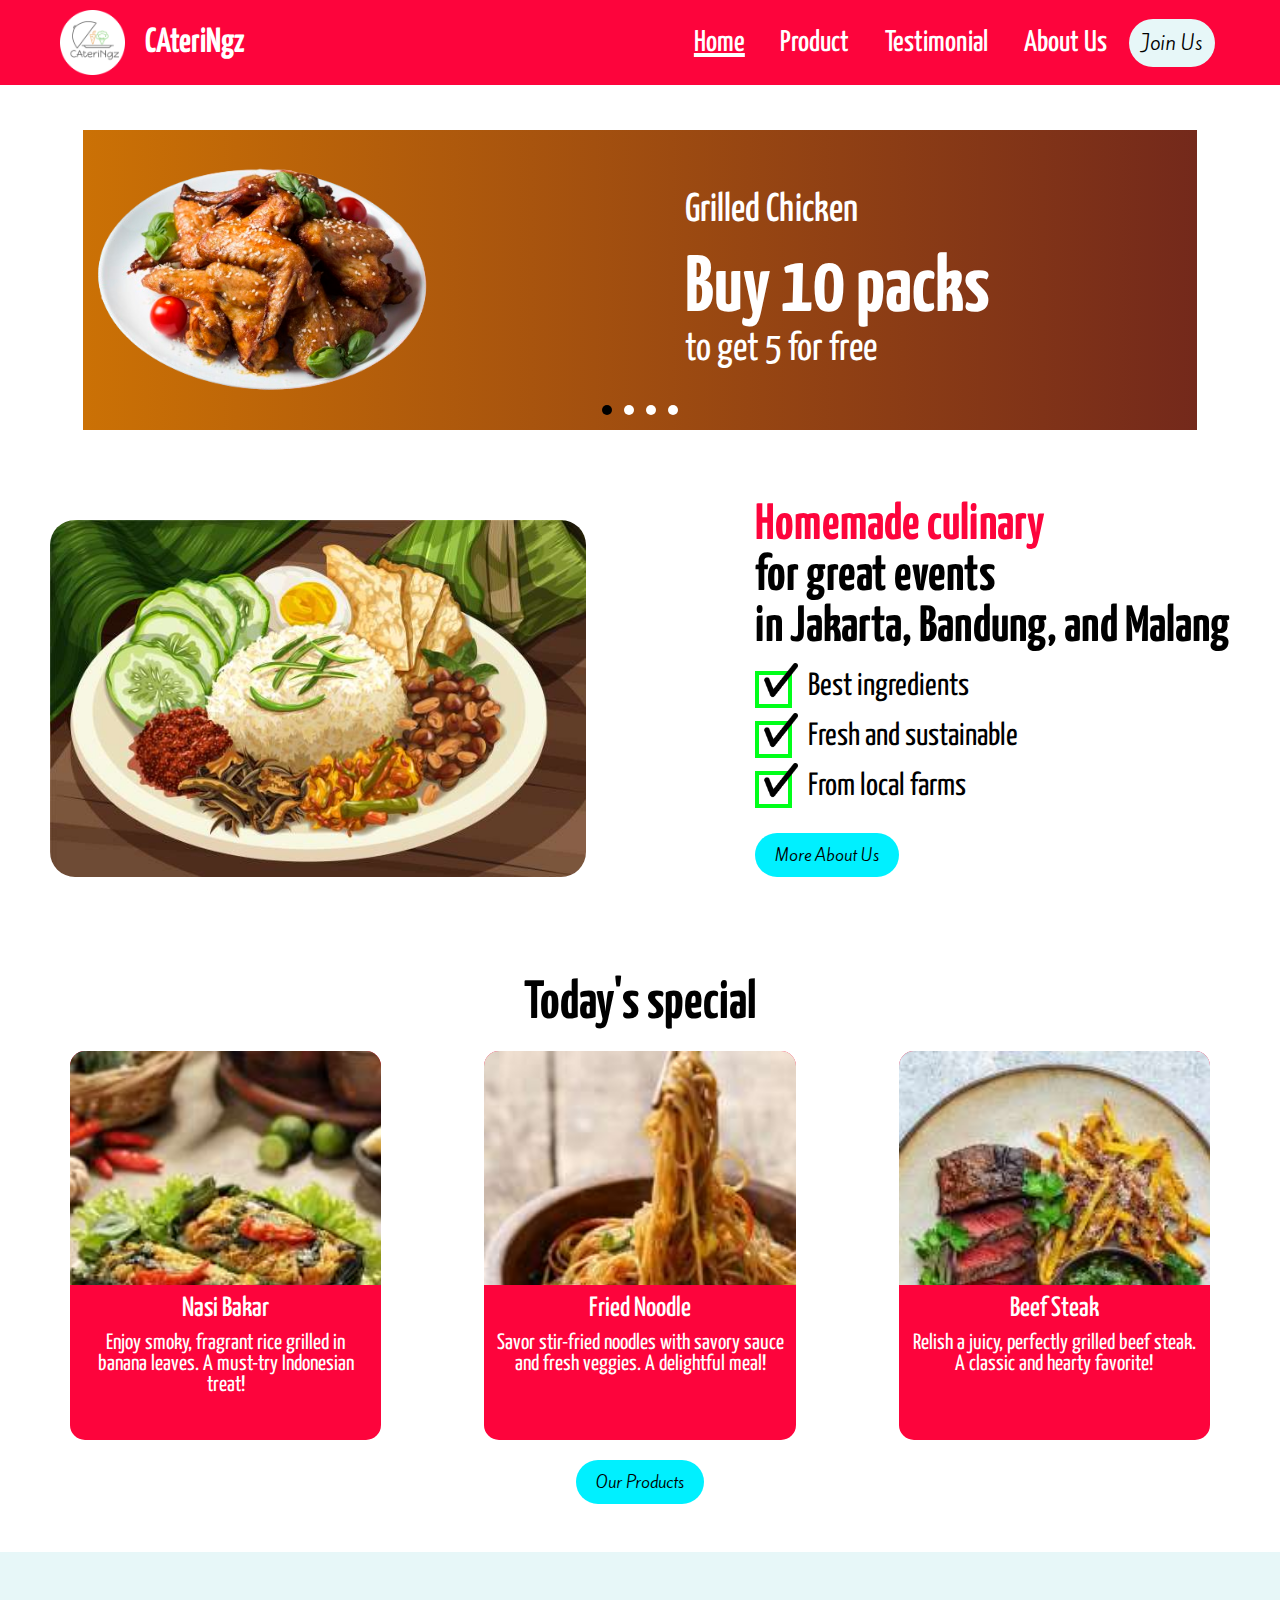
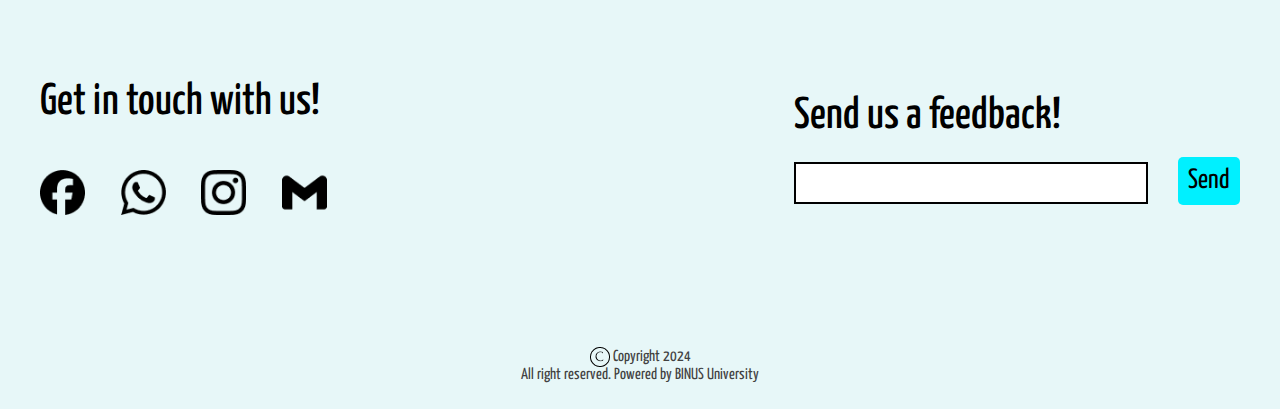
<file: index.html>
<!DOCTYPE html>
<html lang="en">
    <head>
        <title>CAteriNgz</title>
        <link href="assets/Icons/Product logo.png" rel="shortcut icon">
        <meta charset="UTF-8">
        <meta name="viewport" content="width=device-width, initial-scale=1">
        <link href="css/home.css" rel="stylesheet">
    </head>
    <body>
        <!-- Navigation Bar -->
        <div class="navbar">
            <div class="logo yanone-kaffeesatz-Title">
                <img src="assets/Icons/Product logo.png" alt="">
                <h1>CAteriNgz</h1>
            </div>
            <div class="navigator yanone-kaffeesatz-Subtitle">
                <ul>
                    <li class="navigation"><a href="#">Home</a></li>
                    <li class="navigation"><a href="products.html">Product</a></li>
                    <li class="navigation"><a href="testimonial.html">Testimonial</a></li>
                    <li class="navigation"><a href="aboutUs.html">About Us</a></li>
                    <li class="navigation regisBtn kite-one-Button"><a href="register.html">Join Us</a></li>
                    <li class="navigation" id="openSideBar"><img src="assets/Icons/HamburgerMenuNotActive.png" alt=""></li>
                </ul>
            </div>
        </div>
        <!-- Side Bar if page less than 768 px -->
        <div class="sidebar">
            <div class="navigator yanone-kaffeesatz-Subtitle">
                <ul>
                    <li class="navigation sidebarNav" id="closeSidebar"><img src="assets/Icons/HamburgerMenuActive.png" alt=""></li>
                    <li class="navigation sidebarNav"><a href="#">Home</a></li>
                    <li class="navigation sidebarNav"><a href="products.html">Product</a></li>
                    <li class="navigation sidebarNav"><a href="testimonial.html">Testimonial</a></li>
                    <li class="navigation sidebarNav"><a href="aboutUs.html">About Us</a></li>
                    <li class="navigation sidebarNav"><a href="register.html">Join Us</a></li>
                </ul>
            </div>
        </div>
        <div class="container">
            <!-- Promo feature (carousel) -->
            <div class="promo">
                <div class="carousel">
                    <div class="slide active">
                        <div class="carouselContent" id="carouselContent1">
                            <img src="assets/Images/BackgroundRemoved/GrilledChicken.png" alt="">
                            <div id="promo-desc1">
                                <h4 class="yanone-kaffeesatz-Subtitle" id="titleSlide1">Grilled Chicken</h4>
                                <h3 class="yanone-kaffeesatz-Title" id="punchlineSlide1">Buy 10 packs</h3>
                                <p class="yanone-kaffeesatz-Body" id="bodySlide1">to get 5 for free</p>
                            </div>
                        </div>
                    </div>
                    <div class="slide">
                        <div class="carouselContent" id="carouselContent2">
                            <img src="assets/Images/BackgroundRemoved/fishAndChips.png" alt="">
                            <div id="promo-desc2">
                                <h4 class="yanone-kaffeesatz-Subtitle" id="titleSlide2">Fish and Chips</h4>
                                <h3 class="yanone-kaffeesatz-Title" id="punchlineSlide2">Get 25% discount</h3>
                                <p class="yanone-kaffeesatz-Body" id="bodySlide2">and enliven your event</p>
                            </div>
                        </div>
                    </div>
                    <div class="slide">
                        <div class="carouselContent" id="carouselContent3">
                            <img src="assets/Images/BackgroundRemoved/BeefWIthBlackPepper.png" alt="">
                            <div id="promo-desc3">
                                <h4 class="yanone-kaffeesatz-Subtitle" id="titleSlide3">Beef Slice</h4>
                                <h3 class="yanone-kaffeesatz-Title" id="punchlineSlide3">Get 50% Discount</h3>
                                <p class="yanone-kaffeesatz-Body" id="bodySlide3">Exclusive only this week order</p>
                            </div>
                        </div>
                    </div>
                    <div class="slide">
                        <div class="carouselContent" id="carouselContent4">
                            <img src="assets/Images/BackgroundRemoved/BakedSalmon.png" alt="">
                            <div id="promo-desc4">
                                <h4 class="yanone-kaffeesatz-Subtitle" id="titleSlide4">Baked Salmon</h4>
                                <h3 class="yanone-kaffeesatz-Title" id="punchlineSlide4">Special Promo</h3>
                                <p class="yanone-kaffeesatz-Body" id="bodySlide4"><span>150k</span>&emsp;100k</p>
                            </div>
                        </div>
                    </div>
                    <div class="pointer">
                        <div class="prevBtn"><img src="assets/Icons/leftButton.svg" alt=""></div>
                        <div class="nextBtn"><img src="assets/Icons/rightButton.svg" alt=""></div>
                    </div>
                    <div class="carouselIndicator">
                        <div class="indIcon active"></div>
                        <div class="indIcon"></div>
                        <div class="indIcon"></div>
                        <div class="indIcon"></div>
                    </div>
                </div>
            </div>
            <!-- Brief info about the company -->
            <div class="info">
                <img src="assets/Images/CulinaryFood.jpg" alt="Nasi Lemak" class="vegetables">
                <div class="info-text">
                    <h5 class="yanone-kaffeesatz-Title">
                        <span style="color: #FD043C;">Homemade culinary</span> 
                        <br>for great events
                        <br>in Jakarta, Bandung, and Malang
                    </h5>
                    <div class="additionals">
                        <img src="assets/Icons/CheckIcon.png" alt="Check Icon">
                        <p class="yanone-kaffeesatz-Body">Best ingredients</p>
                    </div>
                    <div class="additionals">
                        <img src="assets/Icons/CheckIcon.png" alt="Check Icon">
                        <p class="yanone-kaffeesatz-Body">Fresh and sustainable</p>
                    </div>
                    <div class="additionals">
                        <img src="assets/Icons/CheckIcon.png" alt="Check Icon">
                        <p class="yanone-kaffeesatz-Body">From local farms</p>
                    </div>
                    <button class="toAboutUs kite-one-Button"><a href="aboutUs.html">More About Us</a></button>
                </div>
            </div>
            <!-- Recomendation for user -->
            <div class="recom">
                <div class="yanone-kaffeesatz-Title recomTitle">Today's special</div>
                <div class="cards">
                    <div class="card">
                        <div class="imageDiv">
                            <img src="assets/Images/NasiBakar.jpg" alt="">
                        </div>
                        <div class="recomDesc">
                            <h4 class="yanone-kaffeesatz-Subtitle descTitle">Nasi Bakar</h4>
                            <p class="yanone-kaffeesatz-Body descBody">Enjoy smoky, fragrant rice grilled in banana leaves. A must-try Indonesian treat!</p>
                        </div>
                    </div>
                    <div class="card">
                        <div class="imageDiv">
                            <img src="assets/Images/MieGoreng.jpg" alt="">
                        </div>
                        <div class="recomDesc">
                            <h4 class="yanone-kaffeesatz-Subtitle descTitle">Fried Noodle</h4>
                            <p class="yanone-kaffeesatz-Body descBody">Savor stir-fried noodles with savory sauce and fresh veggies. A delightful meal!</p>
                        </div>
                    </div>
                    <div class="card">
                        <div class="imageDiv">
                            <img src="assets/Images/Steak.jpg" alt="">
                        </div>
                        <div class="recomDesc">
                            <h4 class="yanone-kaffeesatz-Subtitle descTitle">Beef Steak</h4>
                            <p class="yanone-kaffeesatz-Body descBody">Relish a juicy, perfectly grilled beef steak. A classic and hearty favorite!</p>
                        </div>
                    </div>
                </div>
                <div class="toProductsDiv">
                    <button class="toProducts kite-one-Button"><a href="products.html">Our Products</a></button>
                </div>
            </div>
        </div>
        <!-- Footer -->
        <div class="footer">
            <div class="contactNfeedback">
                <div class="contact">
                    <h3 class="yanone-kaffeesatz-Subtitle">Get in touch with us!</h3>
                    <div class="sosMed">
                        <a href="https://www.facebook.com/universitasbinanusantara?mibextid=ZbWKwL"><img src="assets/Icons/Facebook.png" alt=""></a>
                        <img src="assets/Icons/Whatsapp.png" alt="">
                        <a href="https://www.instagram.com/binusuniversityofficial?igsh=cThzY2EzN2x3ajc0"><img src="assets/Icons/Insta.png" alt=""></a>
                        <a href="mailto:robert.sugianto@binus.ac.id"><img src="assets/Icons/Gmail.png" alt=""></a>
                    </div>
                </div>
                <div class="feedback">
                    <h3 class="yanone-kaffeesatz-Subtitle">Send us a feedback!</h3>
                    <div class="feedbackInput">
                        <input type="text" name="feedback" class="yanone-kaffeesatz-Body" id="feedback"> 
                        <button class="yanone-kaffeesatz-Body">Send</button>
                    </div>
                </div>
            </div>
            <div class="copyright">
                <p class="yanone-kaffeesatz-Body"><img src="assets/Icons/Copyright Item.png" alt="Copyright"> Copyright 2024</p>
                <p class="yanone-kaffeesatz-Body">All right reserved. Powered by BINUS University</p>
            </div>
        </div>
        <script src="javascript/home.js"></script>
    </body>
</html>
</file>
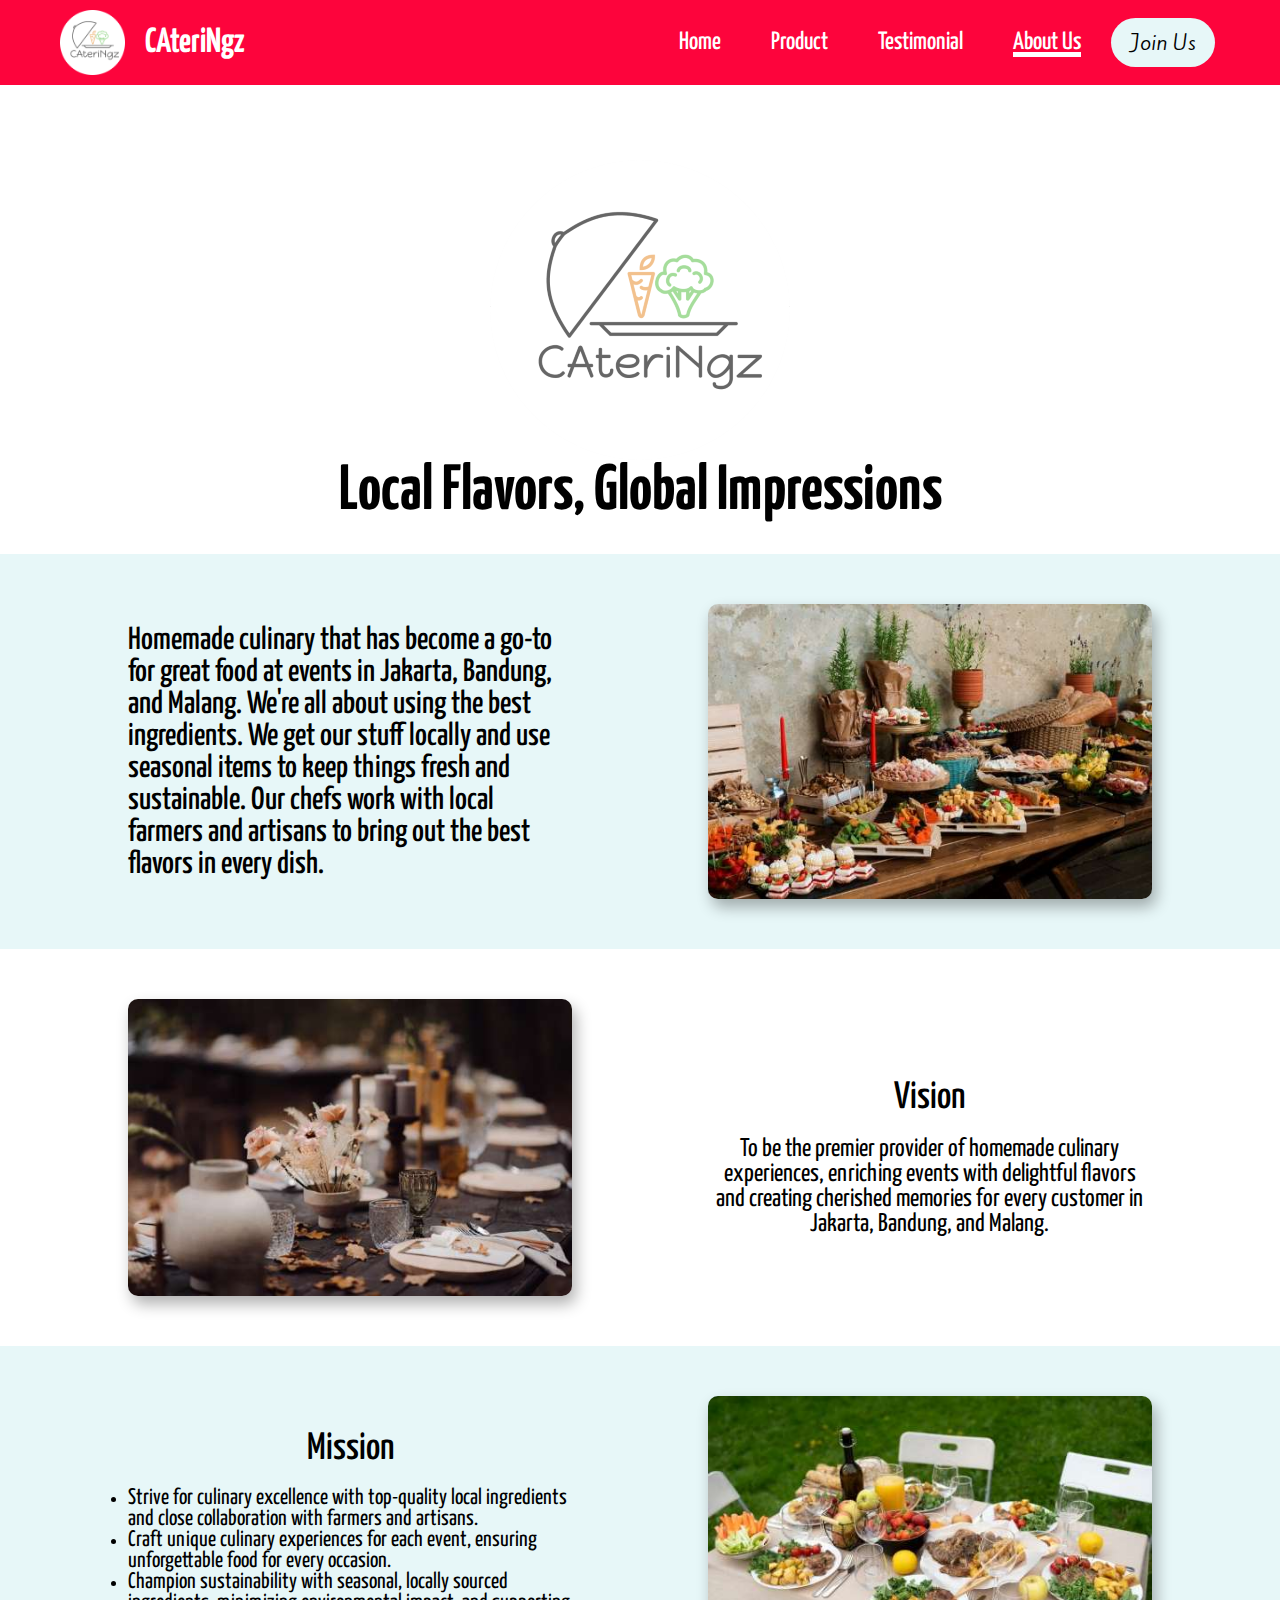
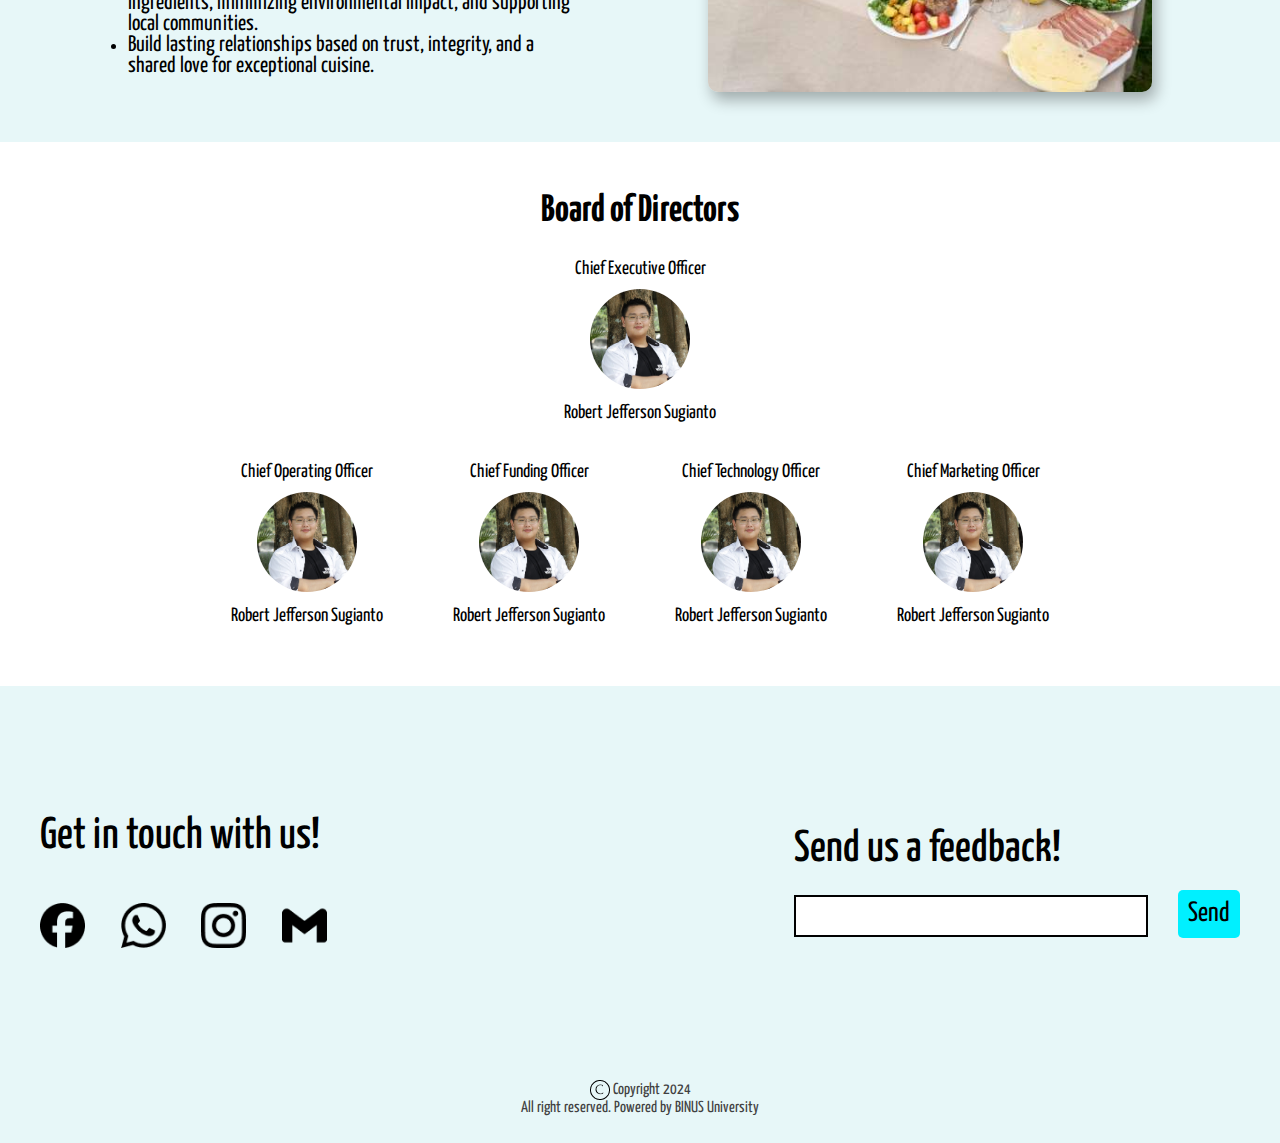
<file: aboutUs.html>
<!DOCTYPE html>
<html lang="en">
    <head>
        <title>CAteriNgz</title>
        <link href="assets/Icons/Product logo.png" rel="shortcut icon">
        <meta charset="UTF-8">
        <meta name="viewport" content="width=device-width, initial-scale=1">
        <link href="css/aboutUs.css" rel="stylesheet">
    </head>
    <body>
        <!-- Navigation Bar -->
        <div class="navbar">
            <div class="logo yanone-kaffeesatz-Title">
                <img src="assets/Icons/Product logo.png" alt="">
                <h1>CAteriNgz</h1>
            </div>
            <div class="navigator yanone-kaffeesatz-Subtitle">
                <ul>
                    <li class="navigation"><a href="index.html">Home</a></li>
                    <li class="navigation"><a href="products.html">Product</a></li>
                    <li class="navigation"><a href="testimonial.html">Testimonial</a></li>
                    <li class="navigation"><a href="#">About Us</a></li>
                    <li class="navigation regisBtn kite-one-Button"><a href="register.html">Join Us</a></li>
                    <li class="navigation" id="openSideBar"><img src="assets/Icons/HamburgerMenuNotActive.png" alt=""></li>
                </ul>
            </div>
        </div>
        <!-- Side Bar if page less than 768 px -->
        <div class="sidebar">
            <div class="navigator yanone-kaffeesatz-Subtitle">
                <ul>
                    <li class="navigation sidebarNav" id="closeSidebar"><img src="assets/Icons/HamburgerMenuActive.png" alt=""></li>
                    <li class="navigation sidebarNav"><a href="index.html">Home</a></li>
                    <li class="navigation sidebarNav"><a href="products.html">Product</a></li>
                    <li class="navigation sidebarNav"><a href="testimonial.html">Testimonial</a></li>
                    <li class="navigation sidebarNav"><a href="#">About Us</a></li>
                    <li class="navigation sidebarNav"><a href="register.html">Join Us</a></li>
                </ul>
            </div>
        </div>
        <div class="container">
            <!-- Logo and motto of the company -->
            <div class="logoAndMotto">
                <img src="assets/Icons/Product logo.png" alt="">
                <p class="yanone-kaffeesatz-Title">Local Flavors, Global Impressions</p>
            </div>
            <!-- Company description about what they do -->
            <div class="CompanyDescription">
                <p class="yanone-kaffeesatz-Subtitle">Homemade culinary that has become a go-to for great food at events in Jakarta, Bandung, and Malang. We're all about using the best ingredients. We get our stuff locally and use seasonal items to keep things fresh and sustainable. Our chefs work with local farmers and artisans to bring out the best flavors in every dish.</p>
                <img src="assets/Images/gradEvent.jpg" alt="">
            </div>
            <!-- Vision and mission of the company -->
            <div class="visionMissionContainer">
                <img src="assets/Images/MariedEvent.jpg" alt="">
                <div class="visionMission">
                    <p class="visionMissionTitle yanone-kaffeesatz-Subtitle">Vision</p>
                    <p class="visionBody yanone-kaffeesatz-Body">To be the premier provider of homemade culinary experiences, enriching events with delightful flavors and creating cherished memories for every customer in Jakarta, Bandung, and Malang.</p>
                </div>
            </div>
            <div class="visionMissionContainer missionOnly">
                <div class="visionMission">
                    <p class="visionMissionTitle yanone-kaffeesatz-Subtitle">Mission</p>
                    <ul class="yanone-kaffeesatz-Body">
                        <li>Strive for culinary excellence with top-quality local ingredients and close collaboration with farmers and artisans.</li>
                        <li>Craft unique culinary experiences for each event, ensuring unforgettable food for every occasion.</li>
                        <li>Champion sustainability with seasonal, locally sourced ingredients, minimizing environmental impact, and supporting local communities.</li>
                        <li>Build lasting relationships based on trust, integrity, and a shared love for exceptional cuisine.</li>
                    </ul>
                </div>
                <img src="assets/Images/BDEvent.jpg" alt="">
            </div>
            <!-- All director in the company -->
            <div class="boardOfDirectors yanone-kaffeesatz-Body">
                <p class="BoDTitle yanone-kaffeesatz-Title">Board of Directors</p>
                <div class="PresDir">
                    <div class="directors">
                        <p class="pos">Chief Executive Officer</p>
                        <img src="assets/Images/directorPhoto.jpeg" alt="">
                        <p class="name">Robert Jefferson Sugianto</p>
                    </div>
                </div>
                <div class="otherDirectors">
                    <div class="directors">
                        <p class="pos">Chief Operating Officer</p>
                        <img src="assets/Images/directorPhoto.jpeg" alt="">
                        <p class="name">Robert Jefferson Sugianto</p>
                    </div>
                    <div class="directors">
                        <p class="pos">Chief Funding Officer</p>
                        <img src="assets/Images/directorPhoto.jpeg" alt="">
                        <p class="name">Robert Jefferson Sugianto</p>
                    </div>
                    <div class="directors">
                        <p class="pos">Chief Technology Officer</p>
                        <img src="assets/Images/directorPhoto.jpeg" alt="">
                        <p class="name">Robert Jefferson Sugianto</p>
                    </div>
                    <div class="directors">
                        <p class="pos">Chief Marketing Officer</p>
                        <img src="assets/Images/directorPhoto.jpeg" alt="">
                        <p class="name">Robert Jefferson Sugianto</p>
                    </div>
                </div>
            </div>
        </div> 
        <!-- Footer -->
        <div class="footer">
            <div class="contactNfeedback">
                <div class="contact">
                    <h3 class="yanone-kaffeesatz-Subtitle">Get in touch with us!</h3>
                    <div class="sosMed">
                        <a href="https://www.facebook.com/universitasbinanusantara?mibextid=ZbWKwL"><img src="assets/Icons/Facebook.png" alt=""></a>
                        <img src="assets/Icons/Whatsapp.png" alt="">
                        <a href="https://www.instagram.com/binusuniversityofficial?igsh=cThzY2EzN2x3ajc0"><img src="assets/Icons/Insta.png" alt=""></a>
                        <a href="mailto:robert.sugianto@binus.ac.id"><img src="assets/Icons/Gmail.png" alt=""></a>
                    </div>
                </div>
                <div class="feedback">
                    <h3 class="yanone-kaffeesatz-Subtitle">Send us a feedback!</h3>
                    <div class="feedbackInput">
                        <input type="text" name="feedback" class="yanone-kaffeesatz-Body" id="feedback"> 
                        <button class="yanone-kaffeesatz-Body">Send</button>
                    </div>
                </div>
            </div>
            <div class="copyright">
                <p class="yanone-kaffeesatz-Body"><img src="assets/Icons/Copyright Item.png" alt="Copyright"> Copyright 2024</p>
                <p class="yanone-kaffeesatz-Body">All right reserved. Powered by BINUS University</p>
            </div>
        </div>
        <script src="javascript/aboutUs.js"></script>
    </body>
</html>
</file>
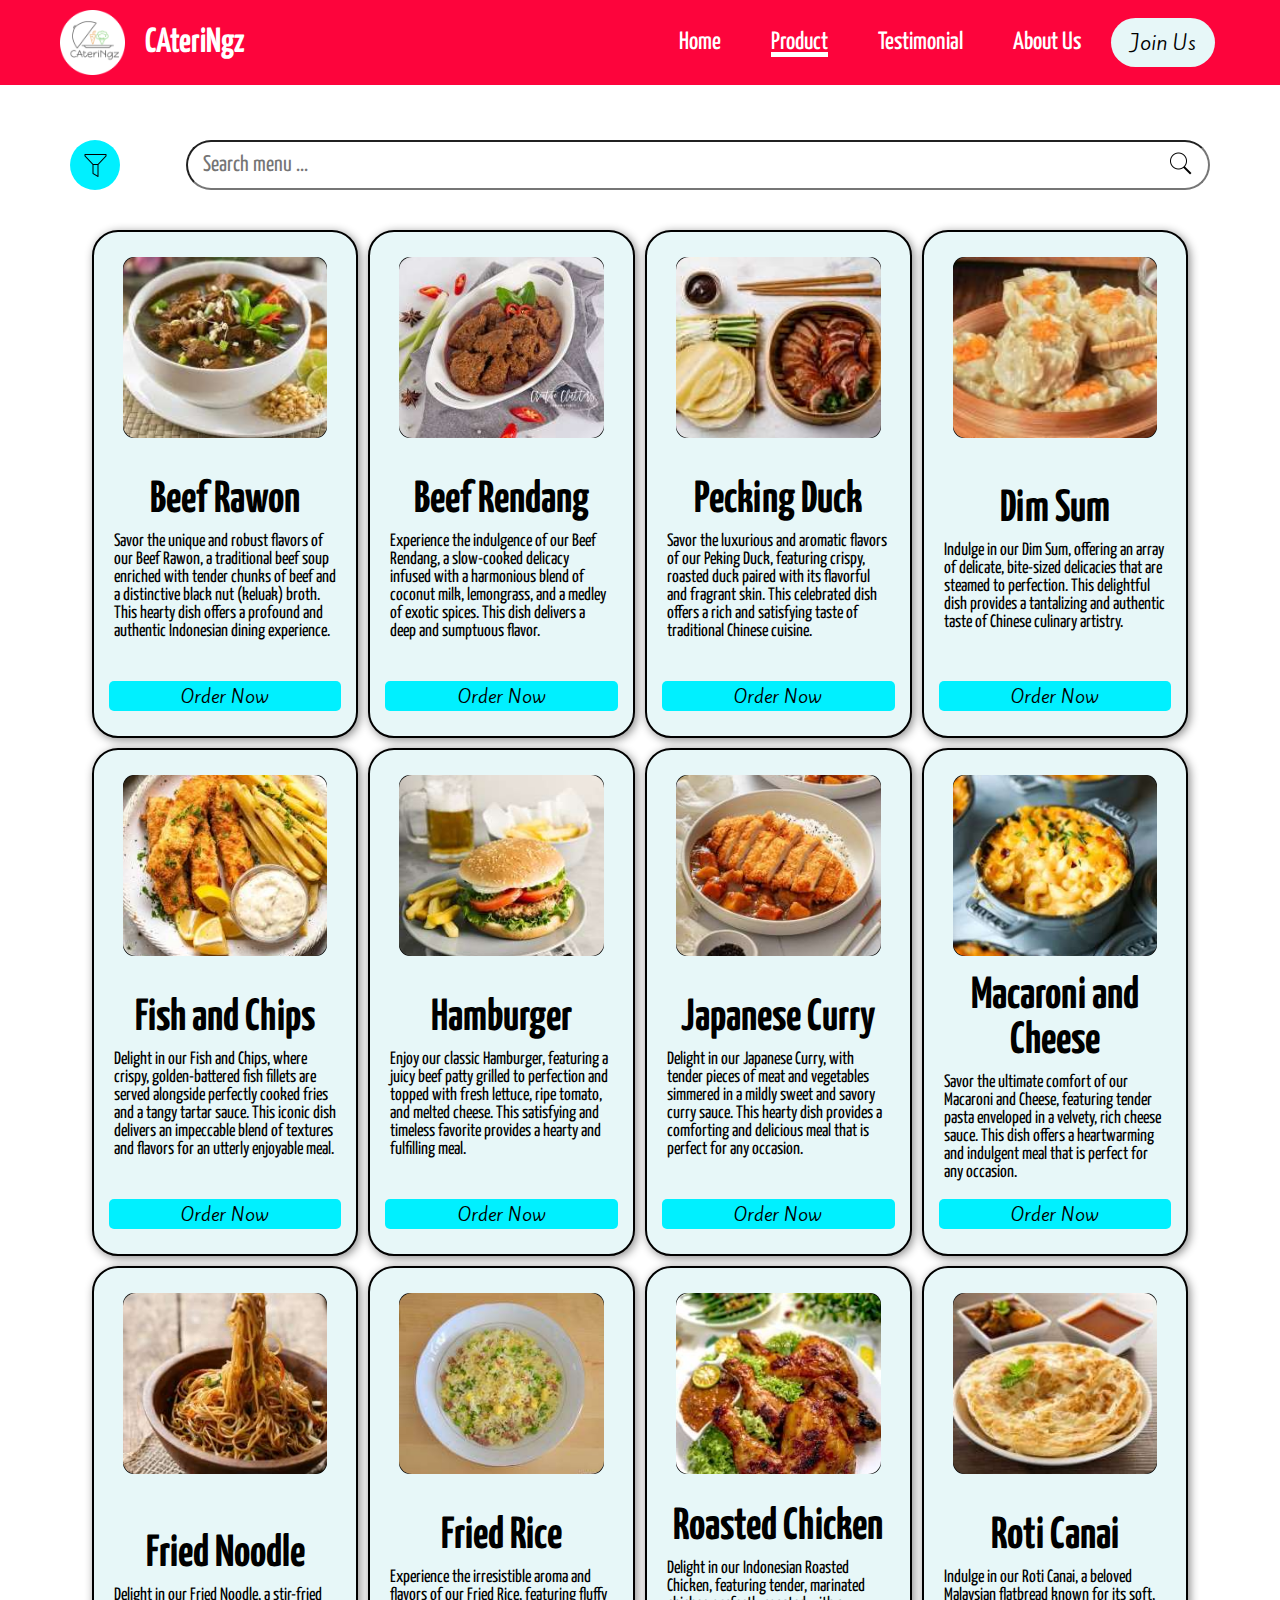
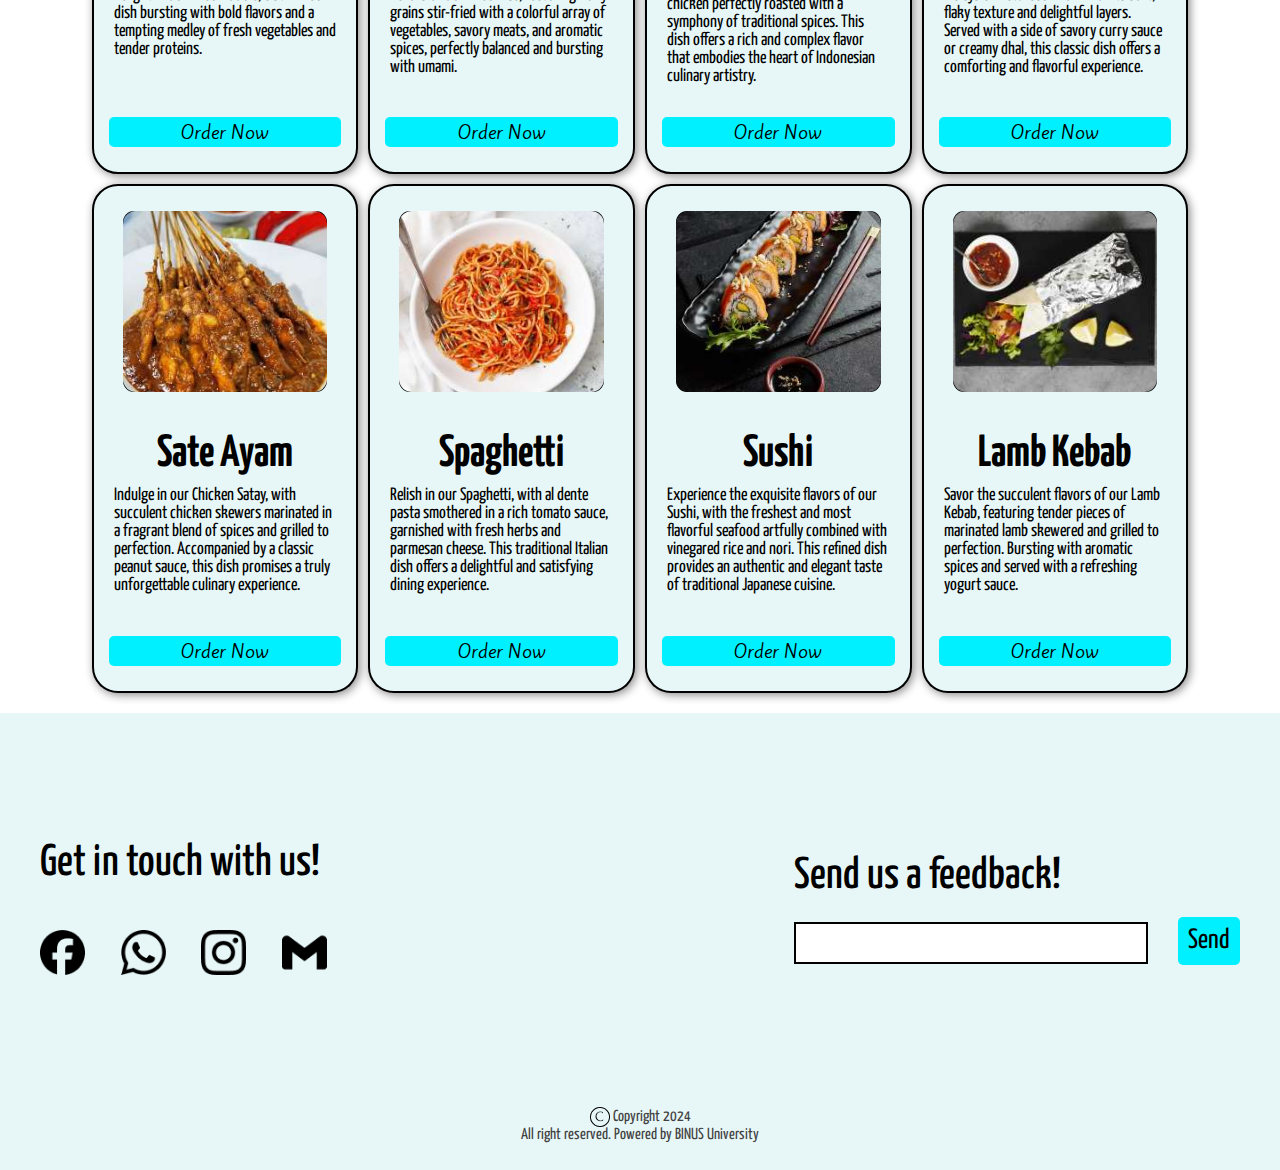
<file: products.html>
<!DOCTYPE html>
<html lang="en">
    <head>
        <title>CAteriNgz</title>
        <link href="assets/Icons/Product logo.png" rel="shortcut icon">
        <meta charset="UTF-8">
        <meta name="viewport" content="width=device-width, initial-scale=1">
        <link href="css/products.css" rel="stylesheet">
    </head>
    <body>
        <!-- Navigation Bar -->
        <div class="navbar">
            <div class="logo yanone-kaffeesatz-Title">
                <img src="assets/Icons/Product logo.png" alt="">
                <h1>CAteriNgz</h1>
            </div>
            <div class="navigator yanone-kaffeesatz-Subtitle">
                <ul>
                    <li class="navigation"><a href="index.html">Home</a></li>
                    <li class="navigation"><a href="#">Product</a></li>
                    <li class="navigation"><a href="testimonial.html">Testimonial</a></li>
                    <li class="navigation"><a href="aboutUs.html">About Us</a></li>
                    <li class="navigation regisBtn kite-one-Button"><a href="aboutUs.html">Join Us</a></li>
                    <li class="navigation" id="openSideBar"><img src="assets/Icons/HamburgerMenuNotActive.png" alt=""></li>
                </ul>
            </div>
        </div>
        <!-- Side Bar if page less than 768 px -->
        <div class="sidebar">
            <div class="navigator yanone-kaffeesatz-Subtitle">
                <ul>
                    <li class="navigation sidebarNav" id="closeSidebar"><img src="assets/Icons/HamburgerMenuActive.png" alt=""></li>
                    <li class="navigation sidebarNav"><a href="index.html">Home</a></li>
                    <li class="navigation sidebarNav"><a href="#">Product</a></li>
                    <li class="navigation sidebarNav"><a href="testimonial.html">Testimonial</a></li>
                    <li class="navigation sidebarNav"><a href="aboutUs.html">About Us</a></li>
                    <li class="navigation sidebarNav"><a href="aboutUs.html">Join Us</a></li>
                </ul>
            </div>
        </div>
        <div class="container">
            <!-- For filtering and searching the products -->
            <div class="filterAndSearchBar">
                <div class="filterDIV yanone-kaffeesatz-Body">
                    <button class="filter">
                        <img src="assets/Icons/icons8-filter-100.png" alt="filter">
                        <p>Filter</p>
                    </button>
                    <div class="filterDrop">
                        <div class="filterBox">
                            <input type="radio" name="filterType" id="ShowAll" onchange="show('All')" checked>
                            <label for="ShowAll">Show All</label>
                        </div>
                        <div class="filterBox">
                            <input type="radio" name="filterType" id="ShowIndonesian" onchange="show('Indonesian')">
                            <label for="ShowIndonesian">Show Indonesian</label>
                        </div>
                        <div class="filterBox">
                            <input type="radio" name="filterType" id="ShowChinese" onchange="show('Chinese')">
                            <label for="ShowChinese">Show Chinese</label>
                        </div>
                        <div class="filterBox">
                            <input type="radio" name="filterType" id="ShowWestern" onchange="show('Western')">
                            <label for="ShowWestern">Show Western</label>
                        </div>
                        <div class="filterBox">
                            <input type="radio" name="filterType" id="ShowEastern" onchange="show('Eastern')">
                            <label for="ShowEastern">Show Eastern</label>
                        </div>
                    </div>
                </div>
                <div class="searchBarDIV">
                    <input type="text" name="search" id="searchBar" class="yanone-kaffeesatz-Body" placeholder="Search menu ...">
                    <button class="submit"><img src="assets/Icons/icons8-search-100.png" alt=""></button>
                </div>
            </div>
            <!-- All product in the company -->
            <div class="productTable">
                <div class="productCard Indonesian">
                    <div class="productPreview">
                        <img src="assets/Images/BeefRawon.jpg" alt="">
                    </div>
                    <div class="productDescription">
                        <h4 class="yanone-kaffeesatz-Title">Beef Rawon</h4>
                        <p class="yanone-kaffeesatz-Body">Savor the unique and robust flavors of our Beef Rawon, a traditional beef soup enriched with tender chunks of beef and a distinctive black nut (keluak) broth. This hearty dish offers a profound and authentic Indonesian dining experience.</p>
                    </div>
                    <button class="productOrderButton kite-one-Button">Order Now</button>
                </div>
                <div class="productCard Indonesian">
                    <div class="productPreview">
                        <img src="assets/Images/BeefRendang.jpg" alt="">
                    </div>
                    <div class="productDescription">
                        <h4 class="yanone-kaffeesatz-Title">Beef Rendang</h4>
                        <p class="yanone-kaffeesatz-Body">Experience the indulgence of our Beef Rendang, a slow-cooked delicacy infused with a harmonious blend of coconut milk, lemongrass, and a medley of exotic spices. This dish delivers a deep and sumptuous flavor.</p>
                    </div>
                    <button class="productOrderButton kite-one-Button">Order Now</button>
                </div>
                <div class="productCard Chinese">
                    <div class="productPreview">
                        <img src="assets/Images/BeiJingKaoYa.jpg" alt="">
                    </div>
                    <div class="productDescription">
                        <h4 class="yanone-kaffeesatz-Title">Pecking Duck</h4>
                        <p class="yanone-kaffeesatz-Body">Savor the luxurious and aromatic flavors of our Peking Duck, featuring crispy, roasted duck paired with its flavorful and fragrant skin. This celebrated dish offers a rich and satisfying taste of traditional Chinese cuisine.</p>
                    </div>
                    <button class="productOrderButton kite-one-Button">Order Now</button>
                </div>
                <div class="productCard Chinese">
                    <div class="productPreview">
                        <img src="assets/Images/dimsum.jpg" alt="">
                    </div>
                    <div class="productDescription">
                        <h4 class="yanone-kaffeesatz-Title">Dim Sum</h4>
                        <p class="yanone-kaffeesatz-Body">Indulge in our Dim Sum, offering an array of delicate, bite-sized delicacies that are steamed to perfection. This delightful dish provides a tantalizing and authentic taste of Chinese culinary artistry.</p>
                    </div>
                    <button class="productOrderButton kite-one-Button">Order Now</button>
                </div>
                <div class="productCard Western">
                    <div class="productPreview">
                        <img src="assets/Images/FishAndChips.jpg" alt="">
                    </div>
                    <div class="productDescription">
                        <h4 class="yanone-kaffeesatz-Title">Fish and Chips</h4>
                        <p class="yanone-kaffeesatz-Body">Delight in our Fish and Chips, where crispy, golden-battered fish fillets are served alongside perfectly cooked fries and a tangy tartar sauce. This iconic dish delivers an impeccable blend of textures and flavors for an utterly enjoyable meal.</p>
                    </div>
                    <button class="productOrderButton kite-one-Button">Order Now</button>
                </div>
                <div class="productCard Western">
                    <div class="productPreview">
                        <img src="assets/Images/Hamburger.jpg" alt="">
                    </div>
                    <div class="productDescription">
                        <h4 class="yanone-kaffeesatz-Title">Hamburger</h4>
                        <p class="yanone-kaffeesatz-Body">Enjoy our classic Hamburger, featuring a juicy beef patty grilled to perfection and topped with fresh lettuce, ripe tomato, and melted cheese. This satisfying and timeless favorite provides a hearty and fulfilling meal.</p>
                    </div>
                    <button class="productOrderButton kite-one-Button">Order Now</button>
                </div>
                <div class="productCard Eastern">
                    <div class="productPreview">
                        <img src="assets/Images/JapaneseCurry.jpg" alt="">
                    </div>
                    <div class="productDescription">
                        <h4 class="yanone-kaffeesatz-Title">Japanese Curry</h4>
                        <p class="yanone-kaffeesatz-Body">Delight in our Japanese Curry, with tender pieces of meat and vegetables simmered in a mildly sweet and savory curry sauce. This hearty dish provides a comforting and delicious meal that is perfect for any occasion.</p>
                    </div>
                    <button class="productOrderButton kite-one-Button">Order Now</button>
                </div>
                <div class="productCard Western">
                    <div class="productPreview">
                        <img src="assets/Images/MacAndCheese.jpg" alt="">
                    </div>
                    <div class="productDescription">
                        <h4 class="yanone-kaffeesatz-Title">Macaroni and Cheese</h4>
                        <p class="yanone-kaffeesatz-Body">Savor the ultimate comfort of our Macaroni and Cheese, featuring tender pasta enveloped in a velvety, rich cheese sauce. This dish offers a heartwarming and indulgent meal that is perfect for any occasion.</p>
                    </div>
                    <button class="productOrderButton kite-one-Button">Order Now</button>
                </div>
                <div class="productCard Chinese">
                    <div class="productPreview">
                        <img src="assets/Images/MieGoreng.jpg" alt="">
                    </div>
                    <div class="productDescription">
                        <h4 class="yanone-kaffeesatz-Title">Fried Noodle</h4>
                        <p class="yanone-kaffeesatz-Body">Delight in our Fried Noodle, a stir-fried dish bursting with bold flavors and a tempting medley of fresh vegetables and tender proteins.</p>
                    </div>
                    <button class="productOrderButton kite-one-Button">Order Now</button>
                </div>
                <div class="productCard Chinese">
                    <div class="productPreview">
                        <img src="assets/Images/NasiGoreng.jpg" alt="">
                    </div>
                    <div class="productDescription">
                        <h4 class="yanone-kaffeesatz-Title">Fried Rice</h4>
                        <p class="yanone-kaffeesatz-Body">Experience the irresistible aroma and flavors of our Fried Rice, featuring fluffy grains stir-fried with a colorful array of vegetables, savory meats, and aromatic spices, perfectly balanced and bursting with umami.</p>
                    </div>
                    <button class="productOrderButton kite-one-Button">Order Now</button>
                </div>
                <div class="productCard Indonesian">
                    <div class="productPreview">
                        <img src="assets/Images/RoastedChicken.jpg" alt="">
                    </div>
                    <div class="productDescription">
                        <h4 class="yanone-kaffeesatz-Title">Roasted Chicken</h4>
                        <p class="yanone-kaffeesatz-Body">Delight in our Indonesian Roasted Chicken, featuring tender, marinated chicken perfectly roasted with a symphony of traditional spices. This dish offers a rich and complex flavor that embodies the heart of Indonesian culinary artistry.</p>
                    </div>
                    <button class="productOrderButton kite-one-Button">Order Now</button>
                </div>
                <div class="productCard Eastern">
                    <div class="productPreview">
                        <img src="assets/Images/RotiCanai.jpg" alt="">
                    </div>
                    <div class="productDescription">
                        <h4 class="yanone-kaffeesatz-Title">Roti Canai</h4>
                        <p class="yanone-kaffeesatz-Body">Indulge in our Roti Canai, a beloved Malaysian flatbread known for its soft, flaky texture and delightful layers. Served with a side of savory curry sauce or creamy dhal, this classic dish offers a comforting and flavorful experience.</p>
                    </div>
                    <button class="productOrderButton kite-one-Button">Order Now</button>
                </div>
                <div class="productCard Indonesian">
                    <div class="productPreview">
                        <img src="assets/Images/SateAyam.jpg" alt="">
                    </div>
                    <div class="productDescription">
                        <h4 class="yanone-kaffeesatz-Title">Sate Ayam</h4>
                        <p class="yanone-kaffeesatz-Body">Indulge in our Chicken Satay, with succulent chicken skewers marinated in a fragrant blend of spices and grilled to perfection. Accompanied by a classic peanut sauce, this dish promises a truly unforgettable culinary experience.</p>
                    </div>
                    <button class="productOrderButton kite-one-Button">Order Now</button>
                </div>
                <div class="productCard Western">
                    <div class="productPreview">
                        <img src="assets/Images/Spaghetti.jpg" alt="">
                    </div>
                    <div class="productDescription">
                        <h4 class="yanone-kaffeesatz-Title">Spaghetti</h4>
                        <p class="yanone-kaffeesatz-Body">Relish in our Spaghetti, with al dente pasta smothered in a rich tomato sauce, garnished with fresh herbs and parmesan cheese. This traditional Italian dish offers a delightful and satisfying dining experience.</p>
                    </div>
                    <button class="productOrderButton kite-one-Button">Order Now</button>
                </div>
                <div class="productCard Eastern">
                    <div class="productPreview">
                        <img src="assets/Images/Sushi.jpg" alt="">
                    </div>
                    <div class="productDescription">
                        <h4 class="yanone-kaffeesatz-Title">Sushi</h4>
                        <p class="yanone-kaffeesatz-Body">Experience the exquisite flavors of our Sushi, with the freshest and most flavorful seafood artfully combined with vinegared rice and nori. This refined dish provides an authentic and elegant taste of traditional Japanese cuisine.</p>
                    </div>
                    <button class="productOrderButton kite-one-Button">Order Now</button>
                </div>
                <div class="productCard Eastern">
                    <div class="productPreview">
                        <img src="assets/Images/arabic-kebab-sandwich-wrapped-aluminium-foil-copy-space.jpg" alt="">
                    </div>
                    <div class="productDescription">
                        <h4 class="yanone-kaffeesatz-Title">Lamb Kebab</h4>
                        <p class="yanone-kaffeesatz-Body">Savor the succulent flavors of our Lamb Kebab, featuring tender pieces of marinated lamb skewered and grilled to perfection. Bursting with aromatic spices and served with a refreshing yogurt sauce.</p>
                    </div>
                    <button class="productOrderButton kite-one-Button">Order Now</button>
                </div>
            </div>
        </div>
        <!-- Footer -->
        <div class="footer">
            <div class="contactNfeedback">
                <div class="contact">
                    <h3 class="yanone-kaffeesatz-Subtitle">Get in touch with us!</h3>
                    <div class="sosMed">
                        <a href="https://www.facebook.com/universitasbinanusantara?mibextid=ZbWKwL"><img src="assets/Icons/Facebook.png" alt=""></a>
                        <img src="assets/Icons/Whatsapp.png" alt="">
                        <a href="https://www.instagram.com/binusuniversityofficial?igsh=cThzY2EzN2x3ajc0"><img src="assets/Icons/Insta.png" alt=""></a>
                        <a href="mailto:robert.sugianto@binus.ac.id"><img src="assets/Icons/Gmail.png" alt=""></a>
                    </div>
                </div>
                <div class="feedback">
                    <h3 class="yanone-kaffeesatz-Subtitle">Send us a feedback!</h3>
                    <div class="feedbackInput">
                        <input type="text" name="feedback" class="yanone-kaffeesatz-Body" id="feedback"> 
                        <button class="yanone-kaffeesatz-Body">Send</button>
                    </div>
                </div>
            </div>
            <div class="copyright">
                <p class="yanone-kaffeesatz-Body"><img src="assets/Icons/Copyright Item.png" alt="Copyright"> Copyright 2024</p>
                <p class="yanone-kaffeesatz-Body">All right reserved. Powered by BINUS University</p>
            </div>
        </div>
        <script src="javascript/product.js"></script>
    </body>
</html>
</file>
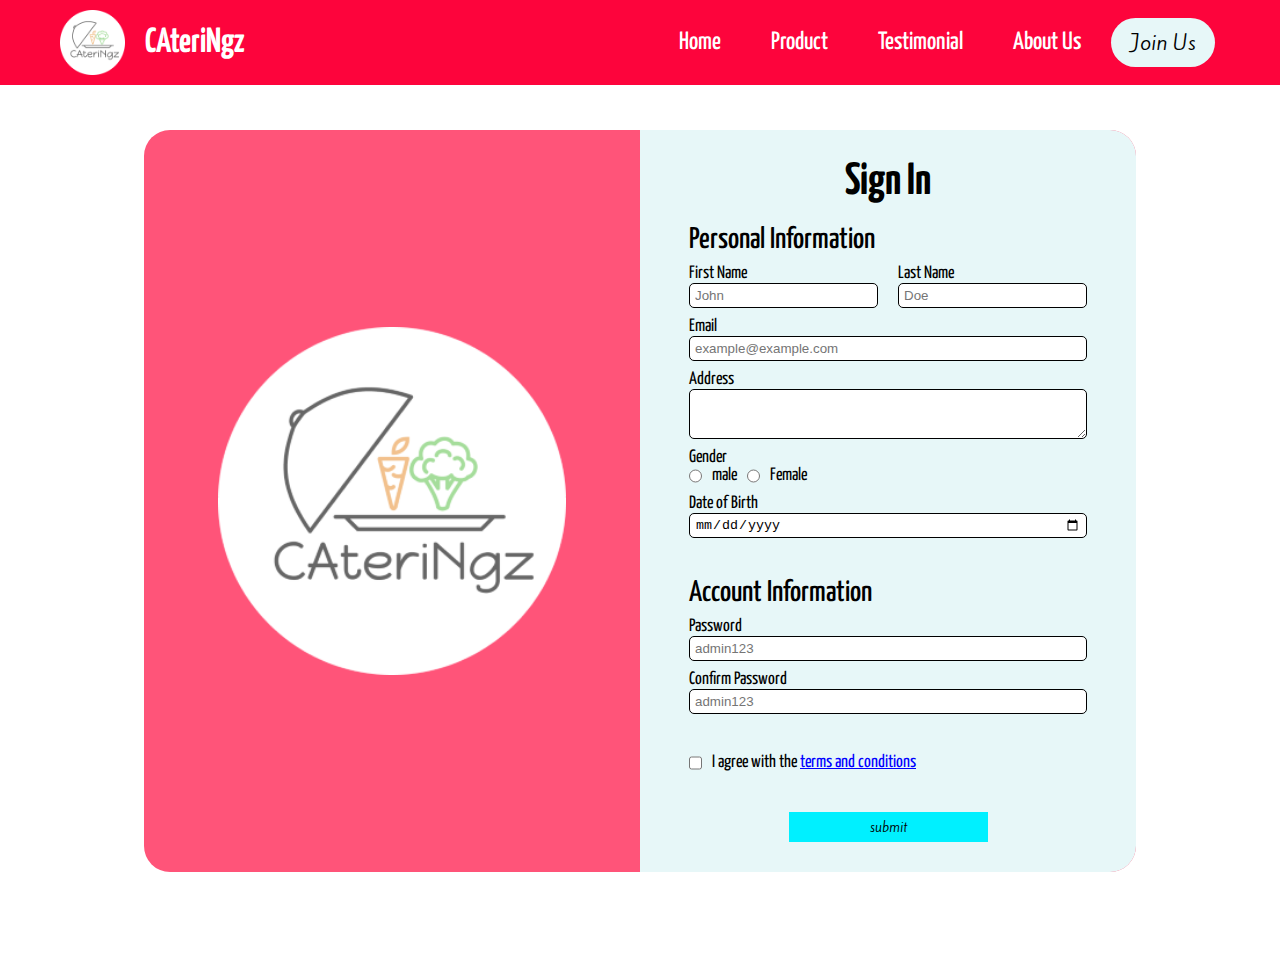
<file: register.html>
<!DOCTYPE html>
<html lang="en">
    <head>
        <title>CAteriNgz</title>
        <link href="assets/Icons/Product logo.png" rel="shortcut icon">
        <meta charset="UTF-8">
        <meta name="viewport" content="width=device-width, initial-scale=1">
        <link href="css/register.css" rel="stylesheet">
    </head>
    <body>
        <!-- Navigation Bar -->
        <div class="navbar">
            <div class="logo yanone-kaffeesatz-Title">
                <img src="assets/Icons/Product logo.png" alt="">
                <h1>CAteriNgz</h1>
            </div>
            <div class="navigator yanone-kaffeesatz-Subtitle">
                <ul>
                    <li class="navigation"><a href="index.html">Home</a></li>
                    <li class="navigation"><a href="products.html">Product</a></li>
                    <li class="navigation"><a href="testimonial.html">Testimonial</a></li>
                    <li class="navigation"><a href="aboutUs.html">About Us</a></li>
                    <li class="navigation regisBtn kite-one-Button"><a href="#">Join Us</a></li>
                    <li class="navigation" id="openSideBar"><img src="assets/Icons/HamburgerMenuNotActive.png" alt=""></li>
                </ul>
            </div>
        </div>
        <!-- Side Bar if page less than 768 px -->
        <div class="sidebar">
            <div class="navigator yanone-kaffeesatz-Subtitle">
                <ul>
                    <li class="navigation sidebarNav" id="closeSidebar"><img src="assets/Icons/HamburgerMenuActive.png" alt=""></li>
                    <li class="navigation sidebarNav"><a href="index.html">Home</a></li>
                    <li class="navigation sidebarNav"><a href="products.html">Product</a></li>
                    <li class="navigation sidebarNav"><a href="testimonial.html">Testimonial</a></li>
                    <li class="navigation sidebarNav"><a href="aboutUs.html">About Us</a></li>
                    <li class="navigation sidebarNav"><a href="#">Join Us</a></li>
                </ul>
            </div>
        </div>
        <!-- Sign in forms -->
        <div class="container">
            <div class="signInDIV">
                <div class="companyLogo">
                    <img src="assets/Icons/Product logo.png" alt="">
                </div>
                <div class="formSignIn">
                    <h3 class="yanone-kaffeesatz-Title">Sign In</h3>
                    <form action="" method="GET" class="yanone-kaffeesatz-Body">
                        <div class="infoType">
                            <h4 class="yanone-kaffeesatz-Subtitle">Personal Information</h4>
                            <div class="infoField">
                                <div class="nameDIV">
                                    <div class="firstName">
                                        <label for="firstName">First Name</label>
                                        <input type="text" name="firstName" id="firstName" placeholder="John">
                                    </div>
                                    <div class="lastName">
                                        <label for="lastName">Last Name</label>
                                        <input type="text" name="lastName" id="lastName" placeholder="Doe">
                                    </div>
                                </div>
                                <p id="nameError"></p>
                            </div>
                            <div class="infoField">
                                <label for="emailInput">Email</label>
                                <input type="email" name="emailInput" id="emailInput" placeholder="example@example.com">
                                <p id="emailError"></p>
                            </div>
                            <div class="infoField">
                                <label for="addressInput">Address</label>
                                <textarea name="addressInput" id="addressInput" placeholder=""></textarea>
                                <p id="addressError"></p>
                            </div>
                            <div class="infoField">
                                <p class="genderTitle">Gender</p>
                                <div class="genderDIV" id="genderInput">
                                    <input type="radio" name="gender" id="male" value="male">
                                    <label for="male">male</label>
                                    <input type="radio" name="gender" id="female" value="female">
                                    <label for="female">Female</label>
                                </div>
                                <p id="genderError"></p>
                            </div>
                            <div class="infoField">
                                <label for="DOBInput">Date of Birth</label>
                                <input type="date" name="DOBInput" id="DOBInput">
                                <p id="DOBError"></p>
                            </div>
                        </div>
                        <div class="infoType">
                            <h4 class="yanone-kaffeesatz-Subtitle">Account Information</h4>
                            <div class="infoField">
                                <label for="passInput">Password</label>
                                <input type="password" name="passInput" id="passInput" placeholder="admin123">
                                <p id="passError"></p>
                            </div>
                            <div class="infoField">
                                <label for="confPassInput">Confirm Password</label>
                                <input type="password" name="confPassInput" id="confPassInput" placeholder="admin123">
                                <p id="confPassError"></p>
                            </div>
                        </div>
                        <div class="checkboxField">
                            <input type="checkbox" name="agree" id="agreement">
                            <label for="agreement">I agree with the <span>terms and conditions</span></label>
                        </div>
                        <button type="button" id="submitButton" class="kite-one-Button">submit</button>
                    </form>
                </div>
            </div>
        </div>
        <script src="javascript/register.js"></script>
    </body>
</html>
</file>
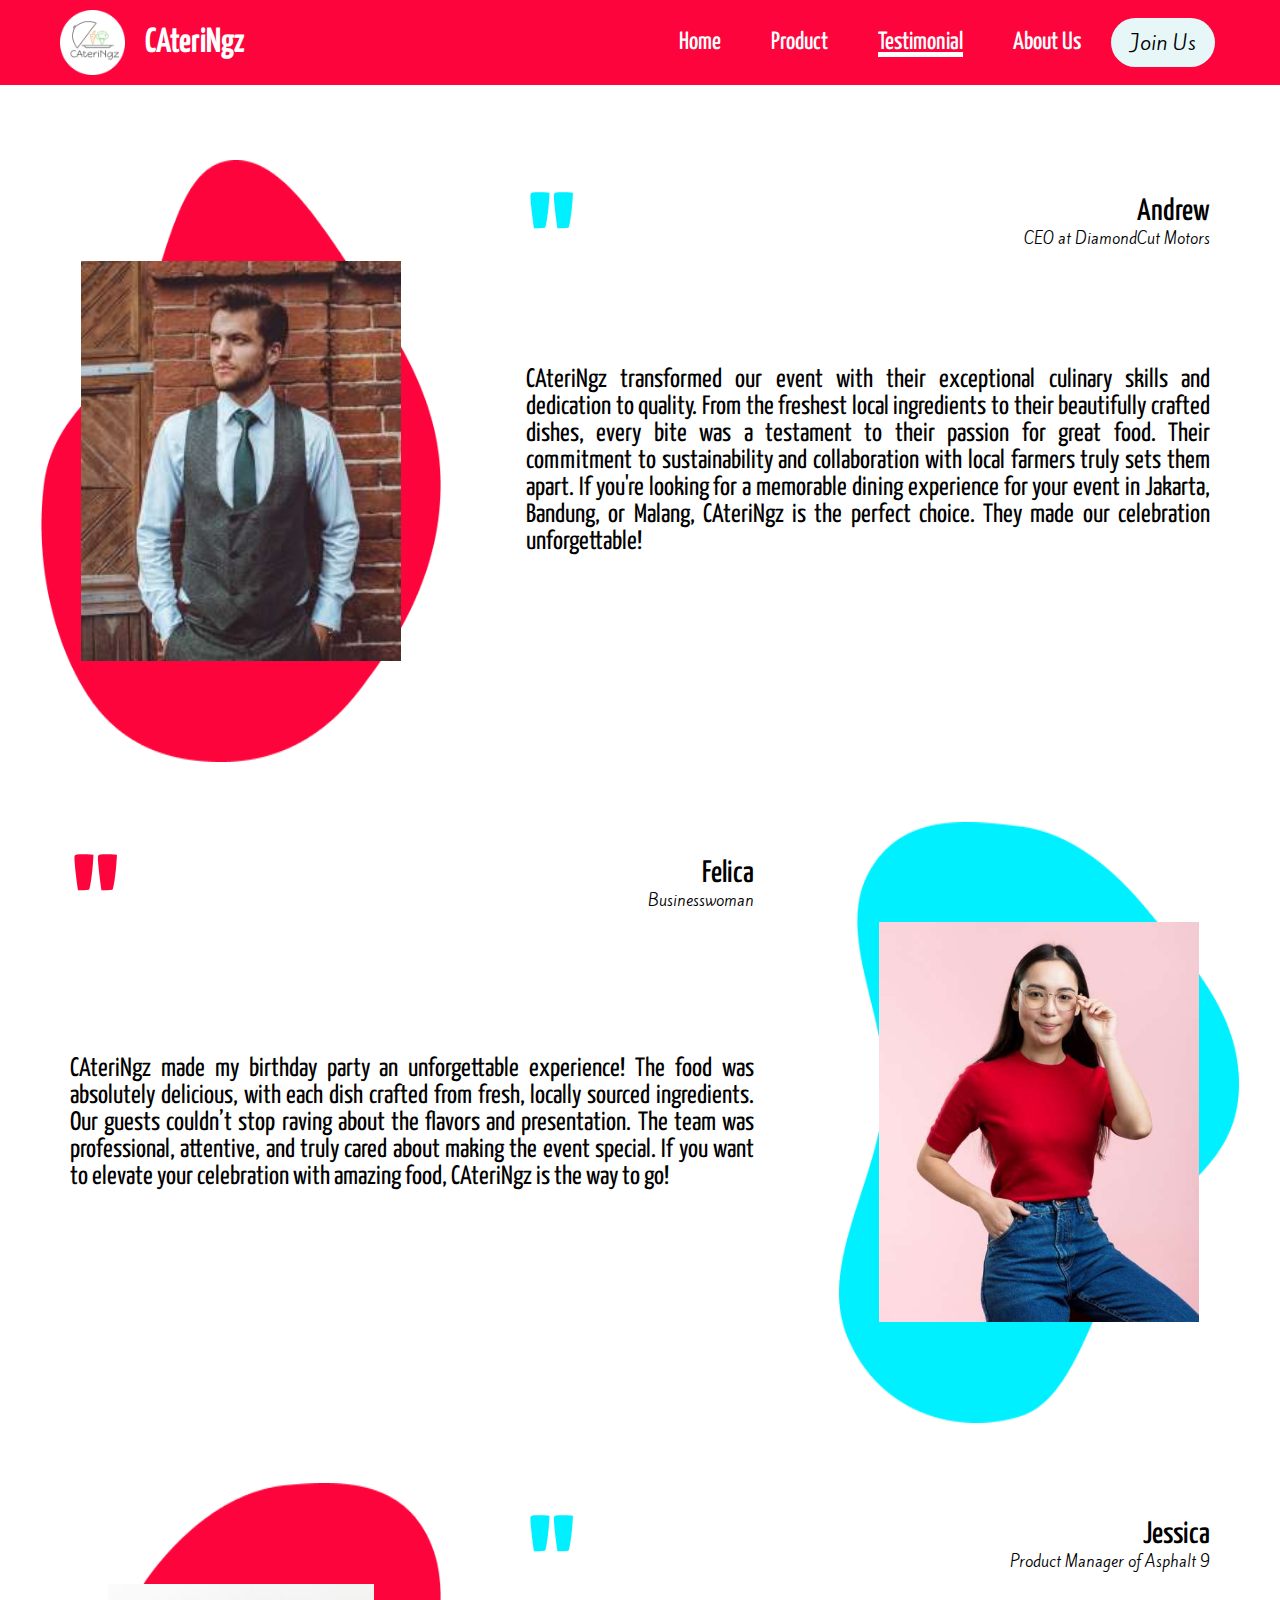
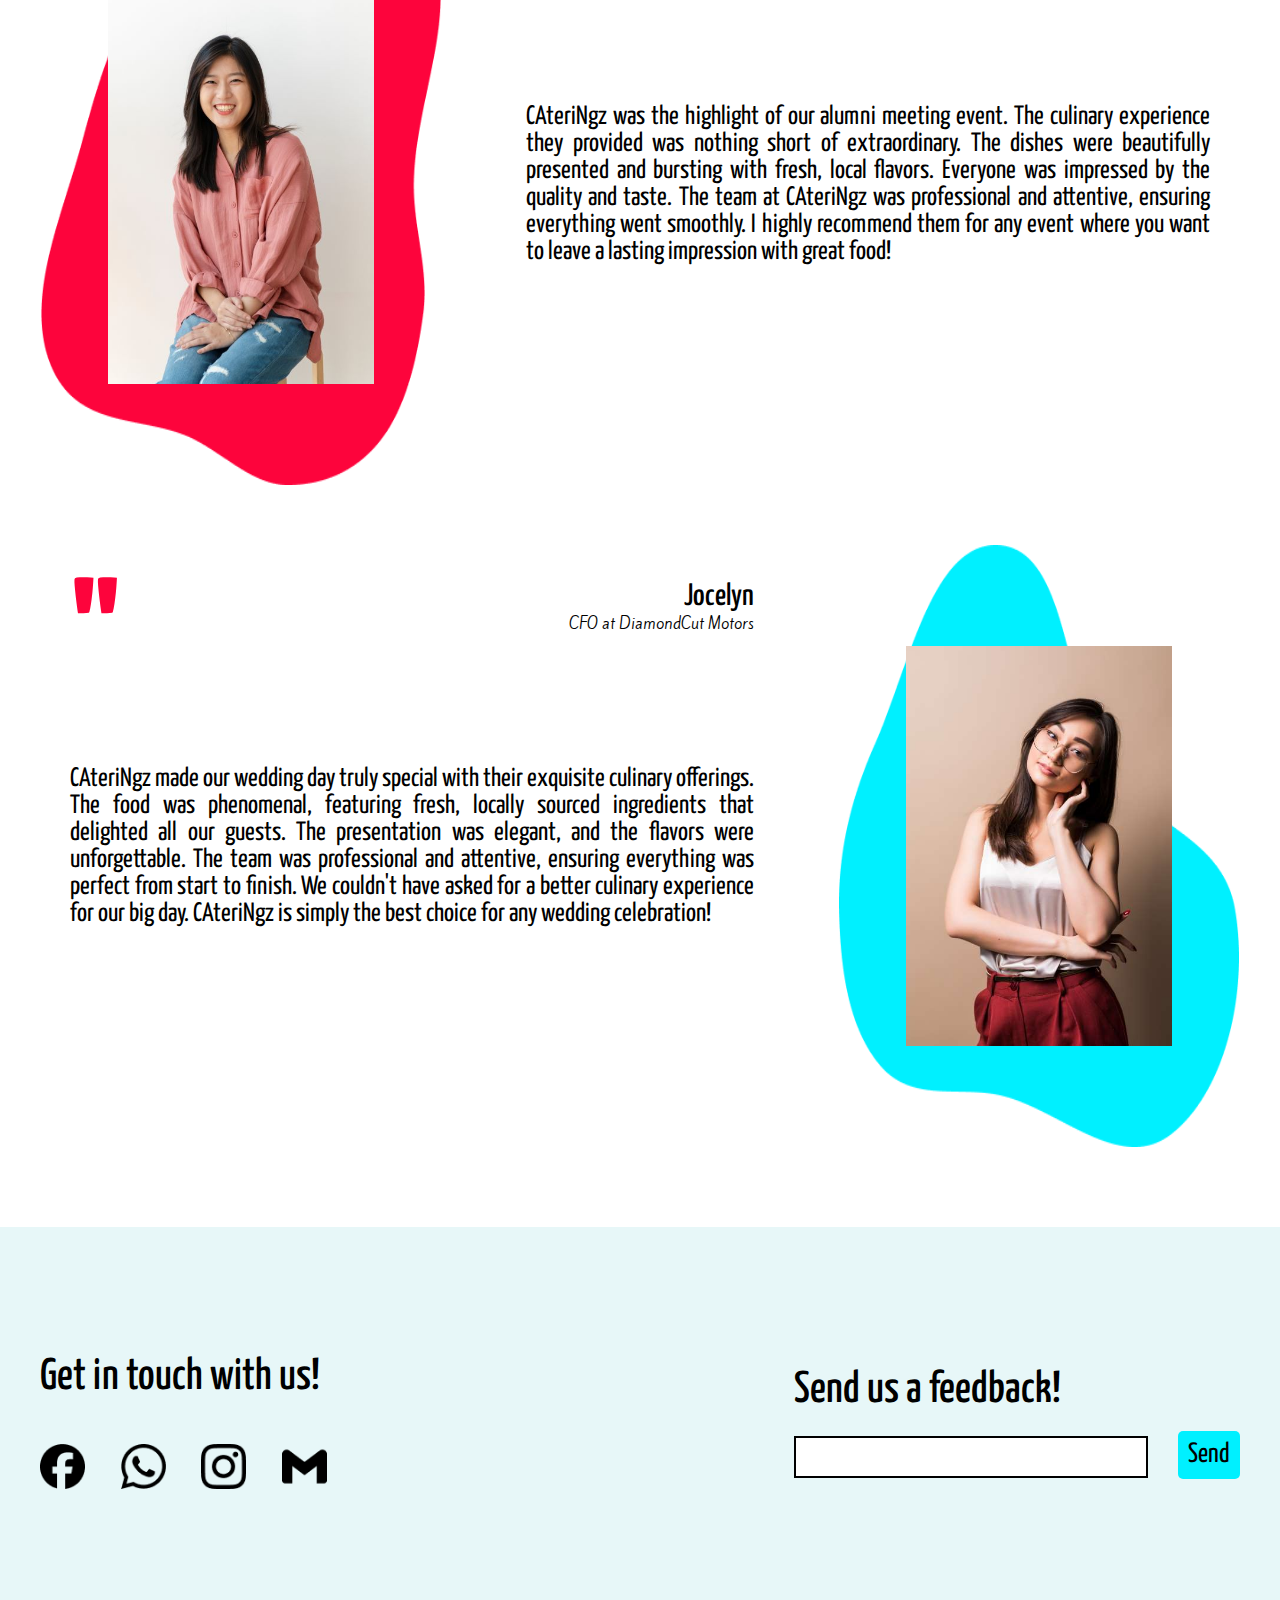
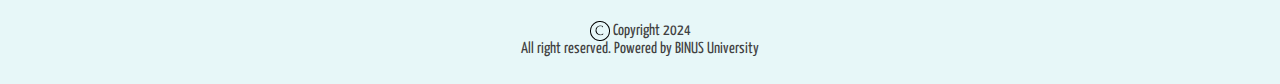
<file: testimonial.html>
<!DOCTYPE html>
<html lang="en">
    <head>
        <title>CAteriNgz</title>
        <link href="assets/Icons/Product logo.png" rel="shortcut icon">
        <meta charset="UTF-8">
        <meta name="viewport" content="width=device-width, initial-scale=1">
        <link href="css/testimonial.css" rel="stylesheet">
    </head>
    <body>
        <!-- Navigation Bar -->
        <div class="navbar">
            <div class="logo yanone-kaffeesatz-Title">
                <img src="assets/Icons/Product logo.png" alt="">
                <h1>CAteriNgz</h1>
            </div>
            <div class="navigator yanone-kaffeesatz-Subtitle">
                <ul>
                    <li class="navigation"><a href="index.html">Home</a></li>
                    <li class="navigation"><a href="products.html">Product</a></li>
                    <li class="navigation"><a href="#">Testimonial</a></li>
                    <li class="navigation"><a href="aboutUs.html">About Us</a></li>
                    <li class="navigation regisBtn kite-one-Button"><a href="register.html">Join Us</a></li>
                    <li class="navigation" id="openSideBar"><img src="assets/Icons/HamburgerMenuNotActive.png" alt=""></li>
                </ul>
            </div>
        </div>
        <!-- Side Bar if page less than 768 px -->
        <div class="sidebar">
            <div class="navigator yanone-kaffeesatz-Subtitle">
                <ul>
                    <li class="navigation sidebarNav" id="closeSidebar"><img src="assets/Icons/HamburgerMenuActive.png" alt=""></li>
                    <li class="navigation sidebarNav"><a href="index.html">Home</a></li>
                    <li class="navigation sidebarNav"><a href="products.html">Product</a></li>
                    <li class="navigation sidebarNav"><a href="#">Testimonial</a></li>
                    <li class="navigation sidebarNav"><a href="aboutUs.html">About Us</a></li>
                    <li class="navigation sidebarNav"><a href="register.html">Join Us</a></li>
                </ul>
            </div>
        </div>
        <!-- Testimonial from the customer -->
        <div class="container">
            <div class="testimonial">
                <div class="photoProfile">
                    <img src="assets/Icons/TestiProfBG1.png" alt="" class="backAttribute">
                    <img src="assets/Images/manTesti.jpg" alt="" class="photoPerson">
                </div>
                <div class="testimonialText">
                    <p class="bigQuote yanone-kaffeesatz-Title">"</p>
                    <div class="name">
                        <p class="testiName yanone-kaffeesatz-Subtitle">Andrew</p>
                        <p class="testiPos kite-one-Button">CEO at DiamondCut Motors</p>
                    </div>
                    <p class="testiBody yanone-kaffeesatz-Body">CAteriNgz transformed our event with their exceptional culinary skills and dedication to quality. From the freshest local ingredients to their beautifully crafted dishes, every bite was a testament to their passion for great food. Their commitment to sustainability and collaboration with local farmers truly sets them apart. If you're looking for a memorable dining experience for your event in Jakarta, Bandung, or Malang, CAteriNgz is the perfect choice. They made our celebration unforgettable!</p>
                </div>
            </div>
            <div class="testimonial">
                <div class="photoProfile">
                    <img src="assets/Icons/TestiProfBG2.png" alt="" class="backAttribute">
                    <img src="assets/Images/WomanTesti2.jpg" alt="" class="photoPerson">
                </div>
                <div class="testimonialText">
                    <p class="bigQuote yanone-kaffeesatz-Title">"</p>
                    <div class="name">
                        <p class="testiName yanone-kaffeesatz-Subtitle">Felica</p>
                        <p class="testiPos kite-one-Button">Businesswoman</p>
                    </div>
                    <p class="testiBody yanone-kaffeesatz-Body">CAteriNgz made my birthday party an unforgettable experience! The food was absolutely delicious, with each dish crafted from fresh, locally sourced ingredients. Our guests couldn’t stop raving about the flavors and presentation. The team was professional, attentive, and truly cared about making the event special. If you want to elevate your celebration with amazing food, CAteriNgz is the way to go!</p>
                </div>
            </div>
            <div class="testimonial">
                <div class="photoProfile">
                    <img src="assets/Icons/TestiProfBG3.png" alt="" class="backAttribute">
                    <img src="assets/Images/WomanTesti1.jpg" alt="" class="photoPerson">
                </div>
                <div class="testimonialText">
                    <p class="bigQuote yanone-kaffeesatz-Title">"</p>
                    <div class="name">
                        <p class="testiName yanone-kaffeesatz-Subtitle">Jessica</p>
                        <p class="testiPos kite-one-Button">Product Manager of Asphalt 9</p>
                    </div>
                    <p class="testiBody yanone-kaffeesatz-Body">CAteriNgz was the highlight of our alumni meeting event. The culinary experience they provided was nothing short of extraordinary. The dishes were beautifully presented and bursting with fresh, local flavors. Everyone was impressed by the quality and taste. The team at CAteriNgz was professional and attentive, ensuring everything went smoothly. I highly recommend them for any event where you want to leave a lasting impression with great food!</p>
                </div>
            </div>
            <div class="testimonial">
                <div class="photoProfile">
                    <img src="assets/Icons/TestiProfBG4.png" alt="" class="backAttribute">
                    <img src="assets/Images/WomanTesti3.jpg" alt="" class="photoPerson">
                </div>
                <div class="testimonialText">
                    <p class="bigQuote yanone-kaffeesatz-Title">"</p>
                    <div class="name">
                        <p class="testiName yanone-kaffeesatz-Subtitle">Jocelyn</p>
                        <p class="testiPos kite-one-Button">CFO at DiamondCut Motors</p>
                    </div>
                    <p class="testiBody yanone-kaffeesatz-Body">CAteriNgz made our wedding day truly special with their exquisite culinary offerings. The food was phenomenal, featuring fresh, locally sourced ingredients that delighted all our guests. The presentation was elegant, and the flavors were unforgettable. The team was professional and attentive, ensuring everything was perfect from start to finish. We couldn't have asked for a better culinary experience for our big day. CAteriNgz is simply the best choice for any wedding celebration!</p>
                </div>
            </div>
        </div>
        <div class="footer">
            <div class="contactNfeedback">
                <div class="contact">
                    <h3 class="yanone-kaffeesatz-Subtitle">Get in touch with us!</h3>
                    <div class="sosMed">
                        <a href="https://www.facebook.com/universitasbinanusantara?mibextid=ZbWKwL"><img src="assets/Icons/Facebook.png" alt=""></a>
                        <img src="assets/Icons/Whatsapp.png" alt="">
                        <a href="https://www.instagram.com/binusuniversityofficial?igsh=cThzY2EzN2x3ajc0"><img src="assets/Icons/Insta.png" alt=""></a>
                        <a href="mailto:robert.sugianto@binus.ac.id"><img src="assets/Icons/Gmail.png" alt=""></a>
                    </div>
                </div>
                <div class="feedback">
                    <h3 class="yanone-kaffeesatz-Subtitle">Send us a feedback!</h3>
                    <div class="feedbackInput">
                        <input type="text" name="feedback" class="yanone-kaffeesatz-Body" id="feedback"> 
                        <button class="yanone-kaffeesatz-Body">Send</button>
                    </div>
                </div>
            </div>
            <div class="copyright">
                <p class="yanone-kaffeesatz-Body"><img src="assets/Icons/Copyright Item.png" alt="Copyright"> Copyright 2024</p>
                <p class="yanone-kaffeesatz-Body">All right reserved. Powered by BINUS University</p>
            </div>
        </div>
        <script src="javascript/testimonial.js"></script>
    </body>
</html>
</file>
<file: css/home.css>
@import url('https://fonts.googleapis.com/css2?family=Yanone+Kaffeesatz:wght@200..700&display=swap');
@import url('https://fonts.googleapis.com/css2?family=Kite+One&family=Yanone+Kaffeesatz:wght@200..700&display=swap');

*{
  margin: 0;
  padding: 0;
  box-sizing: border-box;
  scroll-behavior: smooth;
}

body{
  width: 100%;
  background-color: #FFFFFF;
}

.yanone-kaffeesatz-Title {
  font-family: "Yanone Kaffeesatz", sans-serif;
  font-weight: 700;
  font-style: normal;
}

.yanone-kaffeesatz-Subtitle {
  font-family: "Yanone Kaffeesatz", sans-serif;
  font-weight: 500;
  font-style: normal;
}

.yanone-kaffeesatz-Body {
  font-family: "Yanone Kaffeesatz", sans-serif;
  font-weight: 400;
  font-style: normal;
}

.kite-one-Button {
  font-family: "Kite One", sans-serif;
  font-weight: 400;
  font-style: normal;
}

/* Navigation Styling */

.navbar{
  display: flex;
  position: fixed;
  width: 100%;
  top: 0;
  background-color: #FD043C;
  align-items: center;
  justify-content: space-between;
  padding: 10px 60px;
  z-index: 99;
}

.navbar .logo{
  display: flex;
  justify-content: space-between;
  align-items: center;
  gap: 20px;
}

.navbar .logo img{
  height: 65px;
}

.navbar .logo h1{
  font-size: 35px;
  color: #FFFFFF;
}

.navbar .navigator{
  display: flex;
  align-items: center;
  justify-content: center;
}

.navbar .navigator ul{
  display: flex;
  justify-content: center;
  align-items: center;
  list-style-type: none;
}

.navbar .navigator ul .navigation{
  cursor: pointer;
  transition: all 0.25s ease-in-out;
}

.navbar .navigator ul .navigation a{
  padding: 10px 1vw;
  margin: 0 5px;
  text-decoration: none;
  color: #FFFFFF;
  font-size: 2.34vw;
  border-radius: 2.5px;
  transition: all 0.25s ease-in-out;
}

.navbar .navigator ul .navigation:nth-of-type(1) a{
  text-decoration: underline 0.4vh;
}

.navbar .navigator ul .navigation a:hover{
  color: #000;
  background-color: #00F0FF;
}

.navbar .navigator ul .regisBtn a{
  background-color: #E7F7F8;
  color: #000;
  border-radius: 50px;
  font-size: 1.5vw;
}

.navbar .navigator ul .navigation:last-of-type img{
  width: 0;
  height: 0;
  opacity: 0;
}

.sidebar{
  display: flex;
  position: fixed;
  top: 0;
  right: 0;
  z-index: 99;
  flex-direction: column;
  width: 0;
  height: 100vh;
  background-color: #fd043a8e;
  backdrop-filter: blur(10px);
  box-shadow: -10px 0 10px #0000004f;
  padding: 20px 0;
  transition: all 0.25s ease-in-out;
}

.sidebar .navigator{
  display: flex;
  flex-direction: column;
  width: 0;
  backdrop-filter: blur(0);
}

.sidebar .navigator ul{
  width: 100%;
  display: flex;
  flex-direction: column;
  list-style-type: none;
  transition: all 0.1s ease-in-out;
  backdrop-filter: blur(0);
}

.sidebar .navigator ul .navigation{
  padding: 0;
  cursor: pointer;
  transition: all 0.1s ease-in-out;
  backdrop-filter: blur(0);

}

.sidebar .navigator ul .navigation a{
  text-decoration: none;
  font-size: 0;
  padding: 0;
  color: #FFFFFF;
  transition: all 0.1s ease-in-out;
  backdrop-filter: blur(0);
}

.sidebar .navigator ul .navigation:nth-of-type(2){
  text-decoration: underline 5px;
  color: #FFFFFF;
}

.sidebar .navigator ul .navigation:hover:not(:first-of-type){
  background-color: #00F0FF;
  color: #000;
}

.sidebar .navigator ul .navigation:hover:not(:first-of-type) a{
  color: #000;
}

.sidebar .navigator ul .navigation:last-of-type{
  background-color: #E7F7F8;
}

.sidebar .navigator ul .navigation:last-of-type a{
  color: #000;
}

.sidebar .navigator ul .navigation:first-of-type img{
  height: 0;
  margin: 0;
  transition: all 0.25s ease-in-out;
}

.container{
  padding-top: 30px;
  margin: 100px 50px 0 50px;
}

/* Promo styling */

.promo{
  margin-bottom: 40px;
  height: 300px;
  display: flex;
  justify-content: center;
  align-items: center;
}


.carousel{
  position: relative;
  width: 86.98vw;
  overflow: hidden;
}

.carousel .slide{ 
  position: absolute;
  width: 86.98vw;
  height: 100%;
  display: none;
  transition: opacity 1s ease-out; 
}

.carousel .slide.active{
  display: flex;
}

.pointer{
  height: 290px;
  display: flex;
  align-items: center;
  justify-content: space-between;
  opacity: 0;
  transition: all 0.25s ease;
  z-index: 10;
}

.carousel:hover .pointer{
  opacity: 1;
}

.carouselContent{
  width: 86.98vw;
  height: 100%;
  display: flex;
  align-items: center;
  justify-content: space-between;
}

#carouselContent1{
  background-image: linear-gradient(to right, #CB7105, #74291B);
}

#carouselContent1 img{
  width: 350px;
}

#promo-desc1{
  display: block;
  width: 40vw;
  text-align: left;
  color: #FFFFFF;
}

#titleSlide1{
  margin-bottom: 20px;
  font-size: 40px;
}

#punchlineSlide1{
  font-size: 80px;
}

#bodySlide1{
  font-size: 40px;
}

#carouselContent2{
  background-image: radial-gradient(ellipse at 356.31% 15.51%, #EF9710 0%, #F9CB36 100%);
}

#carouselContent2 img{
  width: 300px;
}

#promo-desc2{
  display: block;
  width: 40vw;
  color: #000;
}

#titleSlide2{
  margin-bottom: 20px;
  font-size: 40px;
}

#punchlineSlide2{
  font-size: 80px;
}

#bodySlide2{
  font-size: 40px;
}

#carouselContent3{
  background-image: radial-gradient(ellipse at 356.31% 15.51%, #6A3512 50%, #786154 100%);
  overflow: hidden;
}

#carouselContent3 img{
  transform:  translateX(-60px);
  width: 300px;
}

#promo-desc3{
  display: block;
  width: 40vw;
  color: #FFFFFF;
}

#titleSlide3{
  margin-bottom: 20px;
  font-size: 40px;
}

#punchlineSlide3{
  font-size: 80px;
}

#bodySlide3{
  font-size: 40px;
}

#carouselContent4{
  background-image: radial-gradient(ellipse at 63.11% 11.50%, #D7591C 0%, #E99781 72%);
}

#carouselContent4 img{
  width: 350px;
}

#promo-desc4{
  display: block;
  width: 40vw;
  color: #000;
}

#titleSlide4{
  margin-bottom: 20px;
  font-size: 40px;
}

#punchlineSlide4{
  font-size: 80px;
}

#bodySlide4{
  font-size: 40px;
}

#bodySlide4 span{
  text-decoration: line-through 6px red;
}

.prevBtn,
.nextBtn{
  z-index: 10;
  pad: 10px; 
  cursor: pointer;
}

.prevBtn img,
.nextBtn img{
  padding: 10px; 
  width: 40px;
  height: 50px;
  background: #E7F7F8;
}

.carouselIndicator{
  z-index: 10;
  display: flex;
  justify-content: center;
}

.carouselIndicator .indIcon{
  background: #FFFFFF;
  width: 10px;
  height: 10px;
  border-radius: 100%;
  transform: translateY(-15px);
  margin: 0 6px;
  transition: all 0.3s ease-in-out;
}

.carouselIndicator .indIcon.active{
  background: #000;
}

/* Brief Info Styling */

.info{
  margin-top: 70px;
  display: flex;
  align-items: center;
  justify-content: space-between;
}

.vegetables{
  width: 41.875vw;
  border-radius: 25px;
}

.info-text h5{
  margin-bottom: 10px;
  font-size: 4vw;
}

.additionals{
  display: flex;
  align-items: center;
  align-self: center;
  margin-bottom: 5px;
}

.additionals img{
  margin-right: 10px;
  height: 5vh;
}

.additionals p{
  font-size: 2.5vw;
}

.toAboutUs{
  margin: 20px 0;
  padding: 10px 20px;
  background-color: #00F0FF;
  border: none;
  border-radius: 26px;
  color: #000;
  font-size: 16px;
  transition: 0.2s ease-in-out;
}

.toAboutUs a{
  color: #000;
  text-decoration: none;
}

.toAboutUs:hover{
  background-color: #FD043C;
  color: #FFFFFF;
}

/* Recomendation  Styling */

.recom{
  margin: 80px 0;
  padding: 0 20px;
  height: 55vh;
  display: block;
  justify-content: space-between;
  align-items: center;
}

.recomTitle{
  font-size: 6vh;
  text-align: center;
  margin-bottom: 20px;
}

.recom .cards{
  width: inherit;
  display: flex;
  justify-content: space-between;
  align-items: center;
}

.cards .card{
  width: 24.31vw;
  height: 43.26vh;
  background-color: #FD043C;
  border-radius: 15px;
  border: none;
}

.card .imageDiv{
  overflow: hidden;
  width: 24.31vw;
  height: 25.96vh;
  border-radius: 15px 15px 0 0;
}

.imageDiv img{
  width: 24.31vw;
  height: 43.26vh;
  object-fit: cover;
}

.card .recomDesc{
  margin: 10px;
}

.recomDesc .descTitle{
  text-align: center;
  font-size: 3.09vh;
  color: #FFFFFF;
  margin-bottom: 10px;
}

.recomDesc .descBody{
  font-size: 2.47vh;
  color: #FFFFFF;
  text-align: center;
}

.toProductsDiv{
  display: flex;
  align-items: center;
  justify-content: center;
}

.toProducts{
  margin: 20px 0;
  padding: 10px 20px;
  background-color: #00F0FF;
  border: none;
  border-radius: 26px;
  color: #000;
  font-size: 16px;
  transition: 0.2s ease-in-out;
}

.toProducts a{
  color: #000;
  text-decoration: none;
}

.toProducts:hover{
  background-color: #FD043C;
  color: #FFFFFF;
}

/* Footer Styling */

.footer{
  height: 50.804vh;
  background-color: #E7F7F8;
  display: block;
  align-content: center;
  padding: 20px 40px;
}

.contactNfeedback{
  display: flex;
  justify-content: space-between;
  height: 85%;
  align-items: center;
}

.contactNFeedback .contact{
  display: block;
  text-align: left;
  justify-content: center;
}

.contact h3{
  font-size: 4.944vh;
  margin-bottom: 4.944vh;
}

.contact .sosMed{
  display: flex;
  gap: 2.778vw;
}

.contact .sosMed img{
  cursor: pointer;
  height: 5vh;
}

.feedback h3{
  text-align: left;
  font-size: 4.944vh;
  margin-bottom: 2vh;
}

.feedbackInput input[type='text']{
  width: 27.639vw;
  margin-right: 2vw;
  padding: 1vh 1vw;
  border: 2px solid #000;
  font-size: 20px;
}

.feedback button{
  height: 5.33vh;
  width: 4.861vw;
  font-size: 3.09vh;
  background-color: #00F0FF;
  border-radius: 5px;
  border: none;
  transition: 0.2s ease-in-out;
}

.feedback button:hover{
  background-color: #FD043C;
}

.copyright{
  height: 15%;
  display: block;
  margin-top: 20px;
  justify-content: center;
  align-self: baseline;
  text-align: center;
  color: #414141;
}

.copyright p img{
  vertical-align: middle;
}

@media screen and (max-width: 768px){
  .navbar .navigator ul .navigation:not(:last-of-type) a{
    height: 0;
    width: 0;
    font-size: 0;
    padding: 0;
  }

  .navbar .navigator ul .navigation:last-of-type img{
    width: auto;
    height: 25px;
    opacity: 1;
  }

  /* Carousel Styling */
  .promo{
    height: 79.51vh;
  }
  
  .carousel{
    height: 79.51vh;
  }
  
  .carousel .slide{ 
    height: 79.51vh;
  }
  
  .pointer{
    height: 79.51vh;
  }
  
  .carouselContent{
    padding: 25px 0;
    height: 79.51vh;
    flex-direction: column;
    justify-content: center;
  }

  #carouselContent1 img{
    width: 300px;
    margin-bottom: 25px;
  }

  #promo-desc1{
    width: 86.98vw;
    text-align: center;
  }

  #carouselContent2 img{
    width: 200px;
    margin-bottom: 25px;
  }
  
  #promo-desc2{
    display: block;
    width: 86.98vw;
    text-align: center;
    color: #000;
  }

  #carouselContent3 img{
    transform:  translateX(0);
    width: 250px;
  }
  
  #promo-desc3{
    display: block;
    width: 86.98vw;
    color: #FFFFFF;
    text-align: center;
  }

  #carouselContent4 img{
    width: 300px;

  }
  
  #promo-desc4{
    display: block;
    width: 86.98vw;
    color: #000;
    text-align: center;
  }

  /* Info Styling */
  .vegetables{
    display: none;
  }

  .info{
    padding: 30px 20px;
    align-items: center;
    justify-content: center;
    background-image: url(../assets/Images/CulinaryFood.jpg);
    box-shadow: inset 0 0 0 2000px #ffffff96;
    background-size: cover;
    background-position: center;
    background-repeat: no-repeat;
  }

  .info .info-text{
    display: flex;
    flex-direction: column;
    align-items: center;
  }
  
  .info .info-text .additionals{
    align-self: flex-start;
  }
}

@media screen and (max-width: 426px){
  /* Promo styling */

  .promo{
    height: 70vh;
  }
  
  .carousel{
    height: 70vh;
  }
  
  .carousel .slide{ 
    height: 70vh;
  }
  
  .pointer{
    height: 70vh;
  }
  
  .carouselContent{
    padding: 25px 0;
    height: 70vh;
    width: 77vw;
  }

  #carouselContent1 img{
    width: 50vw;
    margin-bottom: 25px;
  }

  #promo-desc1{
    width: 77vw;
    text-align: center;
  }

  #titleSlide1{
    font-size: 20px;
  }
  
  #punchlineSlide1{
    font-size: 40px;
  }
  
  #bodySlide1{
    font-size: 20px;
  }

  #carouselContent2 img{
    width: 50vw;
    margin-bottom: 25px;
  }
  
  #promo-desc2{
    display: block;
    width: 77vw;
    text-align: center;
    color: #000;
  }

  #titleSlide2{
    font-size: 20px;
  }
  
  #punchlineSlide2{
    font-size: 40px;
  }
  
  #bodySlide2{
    font-size: 20px;
  }

  #carouselContent3 img{
    transform:  translateX(0);
    width: 50vw;
  }
  
  #promo-desc3{
    display: block;
    width: 77vw;
    color: #FFFFFF;
    text-align: center;
  }

  #titleSlide3{
    font-size: 20px;
  }
  
  #punchlineSlide3{
    font-size: 40px;
  }
  
  #bodySlide3{
    font-size: 20px;
  }

  #carouselContent4 img{
    width: 50vw;
  }
  
  #promo-desc4{
    display: block;
    width: 77vw;
    color: #000;
    text-align: center;
  }

  #titleSlide4{
    font-size: 20px;
  }
  
  #punchlineSlide4{
    font-size: 40px;
  }
  
  #bodySlide4{
    font-size: 20px;
  }

  /* Brief info styling */
  .info .info-text h5{
    font-size: 8vw;
  }

  .info .info-text p{
    font-size: 5vw;
  }

  /* Recom styling */
  .recom{
    height: max-content;
  }
  
  .recom .cards{
    flex-direction: column;
    gap: 10px;
  }
  
  .cards .card{
    display: flex;
    width: 100%;
    height: 20vh;
  }
  
  .card .imageDiv{
    width: 26.12vw;
    height: 20vh;
  }
  
  .imageDiv img{
    width: 26.12vw;
    height: 20vh;
  }
  
  .card .recomDesc{
    margin: 10px;
  }
  
  .recomDesc .descTitle{
    text-align: center;
    font-size: 3.09vh;
    color: #FFFFFF;
    margin-bottom: 10px;
  }
  
  .recomDesc .descBody{
    font-size: 2.47vh;
    color: #FFFFFF;
    text-align: center;
  }

  .card .recomDesc{
    width: 35vw;
  }

  /* footer styling */
  .contactNfeedback{
    flex-direction: column;
    text-align: center;
  }
  
  .contactNFeedback .contact{
    display: block;
    justify-content: center;
  }
  
  .contact h3{
    font-size: 4.5vh;
    margin-bottom: 3vh;
  }
  
  .contact .sosMed{
    display: flex;
    gap: 6vw;
  }
  
  .feedback h3{
    text-align: center;
    font-size: 4.5vh;
    margin-bottom: 3vh;
  }
  
  .feedbackInput input[type='text']{
    width: 50vw;
  }
  
  .feedback button{
    height: 6vh;
    width: 15vw;
    font-size: 3.5vh;
  }
  
  .feedback button:hover{
    background-color: #FD043C;
  }
}
</file>
<file: css/aboutUs.css>
@import url('https://fonts.googleapis.com/css2?family=Yanone+Kaffeesatz:wght@200..700&display=swap');
@import url('https://fonts.googleapis.com/css2?family=Kite+One&family=Yanone+Kaffeesatz:wght@200..700&display=swap');

*{
  margin: 0;
  padding: 0;
  box-sizing: border-box;
  scroll-behavior: smooth;
}

body{
  width: 100%;
  background-color: #FFFFFF;
}

.yanone-kaffeesatz-Title {
  font-family: "Yanone Kaffeesatz", sans-serif;
  font-weight: 700;
  font-style: normal;
}

.yanone-kaffeesatz-Subtitle {
  font-family: "Yanone Kaffeesatz", sans-serif;
  font-weight: 500;
  font-style: normal;
}

.yanone-kaffeesatz-Body {
  font-family: "Yanone Kaffeesatz", sans-serif;
  font-weight: 400;
  font-style: normal;
}

.kite-one-Button {
  font-family: "Kite One", sans-serif;
  font-weight: 400;
  font-style: normal;
}

/* Navigation Styling */

.navbar{
  display: flex;
  position: fixed;
  width: 100vw;
  top: 0;
  background-color: #FD043C;
  align-items: center;
  justify-content: space-between;
  padding: 10px 60px;
  z-index: 99;
}

.navbar .logo{
  display: flex;
  justify-content: space-between;
  align-items: center;
  gap: 20px;
}

.navbar .logo img{
  height: 65px;
}

.navbar .logo h1{
  font-size: 35px;
  color: #FFFFFF;
}

.navbar .navigator{
  display: flex;
  align-items: center;
  justify-content: center;
}

.navbar .navigator ul{
  display: flex;
  justify-content: center;
  align-items: center;
  list-style-type: none;
}

.navbar .navigator ul .navigation{
  cursor: pointer;
  transition: all 0.25s ease-in-out;
}

.navbar .navigator ul .navigation a{
  padding: 10px 20px;
  margin: 0 5px;
  text-decoration: none;
  color: #FFFFFF;
  font-size: 25px;
  border-radius: 2.5px;
  transition: all 0.25s ease-in-out;
}

.navbar .navigator ul .navigation:nth-of-type(4) a{
  text-decoration: underline 5px;
}

.navbar .navigator ul .navigation a:hover{
  color: #000;
  background-color: #00F0FF;
}

.navbar .navigator ul .regisBtn a{
  background-color: #E7F7F8;
  color: #000;
  border-radius: 50px;
  font-size: 20px;
}

.navbar .navigator ul .navigation:last-of-type img{
  width: 0;
  height: 0;
  opacity: 0;
}

.sidebar{
  display: flex;
  position: fixed;
  top: 0;
  right: 0;
  z-index: 99;
  flex-direction: column;
  width: 0;
  height: 100vh;
  background-color: #fd043a8e;
  backdrop-filter: blur(10px);
  box-shadow: -10px 0 10px #0000004f;
  padding: 20px 0;
  transition: all 0.25s ease-in-out;
}

.sidebar .navigator{
  display: flex;
  flex-direction: column;
  width: 0;
  backdrop-filter: blur(0);
}

.sidebar .navigator ul{
  width: 100%;
  display: flex;
  flex-direction: column;
  list-style-type: none;
  transition: all 0.1s ease-in-out;
  backdrop-filter: blur(0);
}

.sidebar .navigator ul .navigation{
  padding: 0;
  cursor: pointer;
  transition: all 0.1s ease-in-out;
  backdrop-filter: blur(0);

}

.sidebar .navigator ul .navigation a{
  text-decoration: none;
  font-size: 0;
  padding: 0;
  color: #FFFFFF;
  transition: all 0.1s ease-in-out;
  backdrop-filter: blur(0);
}

.sidebar .navigator ul .navigation:nth-of-type(5){
  text-decoration: underline 5px;
  color: #FFFFFF;
}

.sidebar .navigator ul .navigation:hover:not(:first-of-type){
  background-color: #00F0FF;
  color: #000;
}

.sidebar .navigator ul .navigation:hover:not(:first-of-type) a{
  color: #000;
}

.sidebar .navigator ul .navigation:last-of-type{
  background-color: #E7F7F8;
}

.sidebar .navigator ul .navigation:last-of-type a{
  color: #000;
}

.sidebar .navigator ul .navigation:first-of-type img{
  height: 0;
  margin: 0;
  transition: all 0.25s ease-in-out;
}

.container{
  padding-top: 30px;
  margin-top: 100px;
}

/* Logo and Motto styling */
.logoAndMotto{
    display: flex;
    flex-direction: column;
    background-color: #FFFFFF;
    justify-content: center;
    align-items: center;
    padding: 30px 0;
}

.logoAndMotto img{
    width: 300px;
}

.logoAndMotto p{
    font-size: 5vw;
}

/* Company Description styling */
.CompanyDescription{
  background-color: #E7F7F8;
  display: flex;
  align-items: center;
  justify-content: space-between;
  padding: 50px 10%;
}

.CompanyDescription img{
  width: 34.722vw;
  border-radius: 10px;
  box-shadow: 4px 8px 15px #0000004f;
}

.CompanyDescription p{
  width: 34.722vw;
  font-size: 2.5vw;
}

/* Vision and Mission styling */
.visionMissionContainer{
  display: flex;
  align-items: center;
  justify-content: space-between;
  padding: 50px 10%;
}

.missionOnly{
  background-color: #E7F7F8;
}

.visionMissionContainer .visionMission{
  display: block;
  text-align: center;
  width: 34.722vw;
}

.visionMissionContainer .visionMission .visionMissionTitle{
  font-size: 3vw;
  margin: 20px 0;
}

.visionMissionContainer .visionMission .visionBody{
  font-size: 2vw;
}

.visionMissionContainer img{
  width: 34.722vw;
  border-radius: 10px;
  box-shadow: 4px 8px 15px #0000004f;
}

.visionMissionContainer .visionMission ul{
  text-align: left;
  font-size: 1.75vw;
  /* list-style: square; */
}

/* directors styling */
.boardOfDirectors{
  display: flex;
  flex-direction: column;
  align-items: center;
  text-align: center;
  margin: 50px 0;
  font-size: 1.5vw;
}

.boardOfDirectors .BoDTitle{
  font-size: 3vw;
}

.boardOfDirectors .PresDir{
  display: flex;
  justify-content: center;
  text-align: center;
  padding: 30px 0;
}

.boardOfDirectors .otherDirectors{
  display: flex;
  justify-content: space-between;
  padding: 10px 50px;
  gap: 50px;
}

.boardOfDirectors .directors{
  display: block;
  justify-content: center;
  text-align: center;
  margin: 0 10px;
}

.boardOfDirectors .directors img{
  height: 100px;
  width: 100px;
  border-radius: 50%;
  border: none;
  margin: 10px 0;
}

/* Footer Styling */

.footer{
  height: 50.804vh;
  background-color: #E7F7F8;
  display: block;
  align-content: center;
  padding: 20px 40px;
}

.contactNfeedback{
  display: flex;
  justify-content: space-between;
  height: 85%;
  align-items: center;
}

.contactNFeedback .contact{
  display: block;
  text-align: left;
  justify-content: center;
}

.contact h3{
  font-size: 4.944vh;
  margin-bottom: 4.944vh;
}

.contact .sosMed{
  display: flex;
  gap: 2.778vw;
}

.contact .sosMed img{
  height: 5vh;
}

.feedback h3{
  text-align: left;
  font-size: 4.944vh;
  margin-bottom: 2vh;
}

.feedbackInput input[type='text']{
  width: 27.639vw;
  margin-right: 2vw;
  padding: 1vh 1vw;
  border: 2px solid #000;
  font-size: 20px;
}

.feedback button{
  height: 5.33vh;
  width: 4.861vw;
  font-size: 3.09vh;
  background-color: #00F0FF;
  border-radius: 5px;
  border: none;
  transition: 0.2s ease-in-out;
}

.feedback button:hover{
  background-color: #FD043C;
}

.copyright{
  height: 15%;
  display: block;
  margin-top: 20px;
  justify-content: center;
  align-self: baseline;
  text-align: center;
  color: #414141;
}

.copyright p img{
  vertical-align: middle;
}

@media screen and (max-width: 768px){
  /* Navigation styling */
  .navbar .navigator ul .navigation:not(:last-of-type) a{
    height: 0;
    width: 0;
    font-size: 0;
    padding: 0;
  }

  .navbar .navigator ul .navigation:last-of-type img{
    width: auto;
    height: 25px;
    opacity: 1;
  }

  /* Vision and Mission styling */

  .visionMissionContainer .visionMission .visionMissionTitle{
    font-size: 5vw;
  }

  .visionMissionContainer .visionMission .visionBody{
    font-size: 2vw;
  }

  .visionMissionContainer .visionMission ul{
    font-size: 2vw;
  }

  /* directors styling */
  .boardOfDirectors{
    font-size: 2vw;
  }

  .boardOfDirectors .BoDTitle{
    font-size: 5vw;
  }

  .boardOfDirectors .otherDirectors{
    gap: 30px;
  }

  .boardOfDirectors .directors img{
    height: 80px;
    width: 80px;
  }
}

@media screen and (max-width: 425px){
  /* Company Description styling */
  .CompanyDescription{
    background-color: #E7F7F8;
    display: flex;
    align-items: center;
    justify-content: space-between;
    padding: 50px 0;
    position: relative;
    z-index: -2;
  }

  .CompanyDescription img{
    width: 100%;
    height: 100%;
    object-fit: cover;
    border-radius: 0;
    box-shadow: none;
    position: absolute;
    z-index: -1;
  }

  .CompanyDescription p{
    font-size: 3vw;
    width: 70%;
    margin: auto;
    background-color: #ffffffb2;
    padding: 10px 30px;
  }
  
  /* Vision and Mission styling */
  .visionMissionContainer{
    position: relative;
    padding: 50px 0;
  }

  .visionMissionContainer .visionMission{
    display: block;
    text-align: center;
    width: 70%;
    margin: auto;
    background-color: #ffffffb6;
    padding: 10px 30px;
  }
  
  .missionOnly{
    z-index: -2;
    background-color: #E7F7F883;
  }
  
  .visionMissionContainer .visionMission .visionMissionTitle{
    font-size: 6vw;
    margin: 20px 0;
  }
  
  .visionMissionContainer .visionMission .visionBody{
    font-size: 3vw;
  }
  
  .visionMissionContainer img{
    width: 100%;
    border-radius: 0;
    box-shadow: none;
    position: absolute;
    z-index: -1;
    height: 100%;
    object-fit: cover;
  }
  
  .visionMissionContainer .visionMission ul{
    text-align: left;
    font-size: 3vw;
  }

  /* Directors styling */
  .boardOfDirectors{
    font-size: 3.5vw;
  }

  .boardOfDirectors .BoDTitle{
    font-size: 7vw;
  }
  
  .boardOfDirectors .otherDirectors{
    display: grid;
    justify-content: center;
    grid-template-columns: auto auto;
    gap: none;
  }
  
  .boardOfDirectors .directors img{
    height: 75px;
    width: 75px;
  }
  
  /* footer styling */
  .contactNfeedback{
    flex-direction: column;
    text-align: center;
  }
  
  .contactNFeedback .contact{
    display: block;
    justify-content: center;
  }
  
  .contact h3{
    font-size: 4.5vh;
    margin-bottom: 3vh;
  }
  
  .contact .sosMed{
    display: flex;
    gap: 6vw;
  }
  
  .contact .sosMed img{
    height: 8vh;
  }
  
  .feedback h3{
    text-align: center;
    font-size: 4.5vh;
    margin-bottom: 3vh;
  }
  
  .feedbackInput input[type='text']{
    width: 50vw;
  }
  
  .feedback button{
    height: 6vh;
    width: 15vw;
    font-size: 3.5vh;
  }
  
  .feedback button:hover{
    background-color: #FD043C;
  }
}
</file>
<file: css/products.css>
@import url('https://fonts.googleapis.com/css2?family=Yanone+Kaffeesatz:wght@200..700&display=swap');
@import url('https://fonts.googleapis.com/css2?family=Kite+One&family=Yanone+Kaffeesatz:wght@200..700&display=swap');

*{
  margin: 0;
  padding: 0;
  box-sizing: border-box;
  scroll-behavior: smooth;
}

body{
  width: 100%;
  background-color: #FFFFFF;
}

.yanone-kaffeesatz-Title {
  font-family: "Yanone Kaffeesatz", sans-serif;
  font-weight: 700;
  font-style: normal;
}

.yanone-kaffeesatz-Subtitle {
  font-family: "Yanone Kaffeesatz", sans-serif;
  font-weight: 500;
  font-style: normal;
}

.yanone-kaffeesatz-Body {
  font-family: "Yanone Kaffeesatz", sans-serif;
  font-weight: 400;
  font-style: normal;
}

.kite-one-Button {
  font-family: "Kite One", sans-serif;
  font-weight: 400;
  font-style: normal;
}

/* Navigation Styling */

.navbar{
  display: flex;
  position: fixed;
  width: 100vw;
  top: 0;
  background-color: #FD043C;
  align-items: center;
  justify-content: space-between;
  padding: 10px 60px;
  z-index: 99;
}

.navbar .logo{
  display: flex;
  justify-content: space-between;
  align-items: center;
  gap: 20px;
}

.navbar .logo img{
  height: 65px;
}

.navbar .logo h1{
  font-size: 35px;
  color: #FFFFFF;
}

.navbar .navigator{
  display: flex;
  align-items: center;
  justify-content: center;
}

.navbar .navigator ul{
  display: flex;
  justify-content: center;
  align-items: center;
  list-style-type: none;
}

.navbar .navigator ul .navigation{
  cursor: pointer;
  transition: all 0.25s ease-in-out;
}

.navbar .navigator ul .navigation a{
  padding: 10px 20px;
  margin: 0 5px;
  text-decoration: none;
  color: #FFFFFF;
  font-size: 25px;
  border-radius: 2.5px;
  transition: all 0.25s ease-in-out;
}

.navbar .navigator ul .navigation:nth-of-type(2) a{
  text-decoration: underline 5px;
}

.navbar .navigator ul .navigation a:hover{
  color: #000;
  background-color: #00F0FF;
}

.navbar .navigator ul .regisBtn a{
  background-color: #E7F7F8;
  color: #000;
  border-radius: 50px;
  font-size: 20px;
}

.navbar .navigator ul .navigation:last-of-type img{
  width: 0;
  height: 0;
  opacity: 0;
}

.sidebar{
  display: flex;
  position: fixed;
  top: 0;
  right: 0;
  z-index: 99;
  flex-direction: column;
  width: 0;
  height: 100vh;
  background-color: #fd043a8e;
  backdrop-filter: blur(10px);
  box-shadow: -10px 0 10px #0000004f;
  padding: 20px 0;
  transition: all 0.25s ease-in-out;
}

.sidebar .navigator{
  display: flex;
  flex-direction: column;
  width: 0;
  backdrop-filter: blur(0);
}

.sidebar .navigator ul{
  width: 100%;
  display: flex;
  flex-direction: column;
  list-style-type: none;
  transition: all 0.1s ease-in-out;
  backdrop-filter: blur(0);
}

.sidebar .navigator ul .navigation{
  padding: 0;
  cursor: pointer;
  transition: all 0.1s ease-in-out;
  backdrop-filter: blur(0);

}

.sidebar .navigator ul .navigation a{
  text-decoration: none;
  font-size: 0;
  padding: 0;
  color: #FFFFFF;
  transition: all 0.1s ease-in-out;
  backdrop-filter: blur(0);
}

.sidebar .navigator ul .navigation:nth-of-type(3){
  text-decoration: underline 5px;
  color: #FFFFFF;
}

.sidebar .navigator ul .navigation:hover:not(:first-of-type){
  background-color: #00F0FF;
  color: #000;
}

.sidebar .navigator ul .navigation:hover:not(:first-of-type) a{
  color: #000;
}

.sidebar .navigator ul .navigation:last-of-type{
  background-color: #E7F7F8;
}

.sidebar .navigator ul .navigation:last-of-type a{
  color: #000;
}

.sidebar .navigator ul .navigation:first-of-type img{
  height: 0;
  margin: 0;
  transition: all 0.25s ease-in-out;
}

.container{
  padding-top: 30px;
  margin: 100px 50px 0 50px;
}

/* Search bar and filter styling */
.filterAndSearchBar{
  display: flex;
  padding: 10px 20px;
  margin-bottom: 30px;
  align-items: center;
  justify-content: space-between;
}

.filterAndSearchBar .filterDIV{
  position: relative;
}

.filterAndSearchBar .filterDIV .filter{
  width: 50px;
  height: 50px;
  border: none;
  background-color: #00F0FF;
  border-radius: 100%;
  cursor: pointer;
  display: flex;
  justify-content: center;
  align-items: center;
  transition: all 0.25s ease-in-out;
}

.filterAndSearchBar .filterDIV .filter:hover{
  background-color: #FD043C;
}

.filterDrop{
  position: absolute;
  display: flex;
  width: 200px;
  display: none;
  transition: 0.2s ease-in-out;
  border: solid 1px #000;
  left: 7.5px;
}

.filterDrop .filterBox{
  display: flex;
  align-items: center;
  height: 30px;
  background-color: #E7F7F8;
}

.filterBox input{
  display: none;
}

.filterBox label{
  display: flex;
  width: 100%;
  height: 100%;
  align-items: center;
  padding: 10px;
}

.filterBox input:checked + label {
  background-color: #FD043C;
  color: #FFFFFF;
}

.filterBox:hover{
  background-color: #00F0FF;
  color: #FFFFFF;
}

.filterAndSearchBar .filter img{
  width: 25px;
}

.filterAndSearchBar .filter p{
  display: none;
}

.searchBarDIV{
  display: flex;
  align-items: center;
  position: relative;
}

#searchBar{
  width: 80vw;
  height: 50px;
  padding: 0 15px;
  font-size: 2.5vh;
  border-radius: 26px;
}

.searchBarDIV .submit{
  position: absolute;
  right: 0;
  height: 50px;
  width: 50px;
  border: none;
  background: none;
  cursor: pointer;
}


.searchBarDIV .submit img{
  height: 25px;
  margin-right: 10px;
}

/* Product preview styling */
.productTable{
  display: grid;
  grid-template-columns: auto auto auto auto;
  gap: 10px;
  margin: 20px 0;
  align-items: center;
  justify-content: center;
}

.productTable .productCard{
  display: flex;
  flex-direction: column;
  width: 20.8335vw;
  height: 56.4617vh;
  padding: 15px 0;
  border: solid 2px #000;
  border-radius: 26px;
  box-shadow: 2px 2px 10px #00000077;
  background-color: #E7F7F8;
  align-items: stretch;
  justify-content: space-between;
  transition: 0.2s ease-in-out;
}

.productTable .Indonesian,
.productTable .Chinese,
.productTable .Western,
.productTable .Eastern{
  display: none;
  transition: visibility 0.5s ease;
}


.productCard .productPreview{
  width: 15.9722vw;
  height: 20.075vh;
  background-color: #000;
  margin: 10px 0;
  border-radius: 11px;
  display: flex;
  align-items: center;
  justify-content: center;
  align-self: center;

}

.productCard .productPreview img{
  width: 15.9722vw;
  height: 20.075vh;
  border-radius: 13px;
  object-fit: cover;
}

.productCard .productDescription{
  display: flex;
  justify-content: center;
  flex-direction: column;
  margin: 10px 20px;
  height: 30%;
  gap: 10px;
}

.productCard .productDescription h4{
  font-size: 5vh;
  text-align: center;
}

.productCard .productDescription p{
  font-size: 2vh;
}

.productCard .productOrderButton{
  margin: 10px 15px;
  height: 30px;
  border-radius: 5px;
  border: none;
  background-color: #00F0FF;
  cursor: pointer;
  font-size: 2vh;
  transition: all 0.25s ease-in-out;
}

.productCard .productOrderButton:hover{
  background-color: #FD043C;
  color: #FFFFFF;
}

/* Footer Styling */

.footer{
  height: 50.804vh;
  background-color: #E7F7F8;
  display: block;
  align-content: center;
  padding: 20px 40px;
}

.contactNfeedback{
  display: flex;
  justify-content: space-between;
  height: 85%;
  align-items: center;
}

.contactNFeedback .contact{
  display: block;
  text-align: left;
  justify-content: center;
}

.contact h3{
  font-size: 4.944vh;
  margin-bottom: 4.944vh;
}

.contact .sosMed{
  display: flex;
  gap: 2.778vw;
}

.contact .sosMed img{
  height: 5vh;
}

.feedback h3{
  text-align: left;
  font-size: 4.944vh;
  margin-bottom: 2vh;
}

.feedbackInput input[type='text']{
  width: 27.639vw;
  margin-right: 2vw;
  padding: 1vh 1vw;
  border: 2px solid #000;
  font-size: 20px;
}

.feedback button{
  height: 5.33vh;
  width: 4.861vw;
  font-size: 3.09vh;
  background-color: #00F0FF;
  border-radius: 5px;
  border: none;
  transition: 0.2s ease-in-out;
}

.feedback button:hover{
  background-color: #FD043C;
}

.copyright{
  height: 15%;
  display: block;
  margin-top: 20px;
  justify-content: center;
  align-self: baseline;
  text-align: center;
  color: #414141;
}

.copyright p img{
  vertical-align: middle;
}

@media screen and (max-width: 768px){
  .navbar .navigator ul .navigation:not(:last-of-type) a{
    height: 0;
    width: 0;
    font-size: 0;
    padding: 0;
  }

  .navbar .navigator ul .navigation:last-of-type img{
    width: auto;
    height: 25px;
    opacity: 1;
  }
  
  /* Searchbar and filter styling */
  .filterAndSearchBar{
    flex-direction: column-reverse;
    justify-content: center;
    gap: 10px;
    margin: 0;
    padding: 0;
  }
  
  .filterAndSearchBar .filterDIV{
    width: 100%;
  }

  .filterAndSearchBar .filterDIV .filter{
    height: 35px;
    border-radius: 26px;
    width: 100%;
  }

  .filterAndSearchBar .filter img{
    margin-right: 5px;
  }
  
  .filterAndSearchBar .filter p{
    display: flex;
    margin-left: 5px;
  }

  .filterDrop{
    width: 95%;
    left: 2.5%;
  }

  .filterDrop .filterBox{
    width: 100%;
  }

  .searchBarDIV{
    width: 100%;
  }

  #searchBar{
    width: 100%;
  }

  /* Product preview styling */
  .productCard .productDescription{
    margin: 0 7.5px;
    gap: 2.5px;
  }

  .productCard .productDescription h4{
    font-size: 3.5vh;
  }
  
  .productCard .productOrderButton{
    height: 25px;
    padding: 0 5px;
  }
}

@media screen and (max-width: 425px){
  /* Product preview styling */
  .productTable{
    grid-template-columns: auto;
    gap: 10px;
  }

  .productTable .productCard{
    flex-direction: row;
    width: 100%;
    height: 20vh;
    padding: 0;
    align-items: center;
    justify-content: space-between;
    border-radius: 13px;
  }

  .productCard .productPreview{
    width: 20vw;
    height: 100%;
    border-radius: 13px 0 0 13px;
  }
  
  .productCard .productPreview img{
    width: 20vw;
    height: 100%;
    border-radius: 13px 0 0 13px;
  }

  .productCard .productDescription{
    width: 50%;
    height: 100%;
    gap: 0px;
  }

  .productCard .productOrderButton{
    margin: 10px 0;
    height: 100%;
    width: 50px;
    border-radius: 0 13px 13px 0;
    border: none;
    background-color: #00F0FF;
    cursor: pointer;
    font-size: 2vh;
  }
  

  /* footer styling */
  .contactNfeedback{
    flex-direction: column;
    text-align: center;
  }
  
  .contactNFeedback .contact{
    display: block;
    justify-content: center;
  }
  
  .contact h3{
    font-size: 4.5vh;
    margin-bottom: 3vh;
  }
  
  .contact .sosMed{
    display: flex;
    gap: 6vw;
  }
  
  .contact .sosMed img{
    height: 8vh;
  }
  
  .feedback h3{
    text-align: center;
    font-size: 4.5vh;
    margin-bottom: 3vh;
  }
  
  .feedbackInput input[type='text']{
    width: 50vw;
  }
  
  .feedback button{
    height: 6vh;
    width: 15vw;
    font-size: 3.5vh;
  }
  
  .feedback button:hover{
    background-color: #FD043C;
  }
}
</file>
<file: css/register.css>
@import url('https://fonts.googleapis.com/css2?family=Yanone+Kaffeesatz:wght@200..700&display=swap');
@import url('https://fonts.googleapis.com/css2?family=Kite+One&family=Yanone+Kaffeesatz:wght@200..700&display=swap');

*{
  margin: 0;
  padding: 0;
  box-sizing: border-box;
  scroll-behavior: smooth;
}

body{
  width: 100%;
  background-color: #FFFFFF;
}

.yanone-kaffeesatz-Title {
  font-family: "Yanone Kaffeesatz", sans-serif;
  font-weight: 700;
  font-style: normal;
}

.yanone-kaffeesatz-Subtitle {
  font-family: "Yanone Kaffeesatz", sans-serif;
  font-weight: 500;
  font-style: normal;
}

.yanone-kaffeesatz-Body {
  font-family: "Yanone Kaffeesatz", sans-serif;
  font-weight: 400;
  font-style: normal;
}

.kite-one-Button {
  font-family: "Kite One", sans-serif;
  font-weight: 400;
  font-style: normal;
}

/* Navigation Styling */

.navbar{
  display: flex;
  position: fixed;
  width: 100vw;
  top: 0;
  background-color: #FD043C;
  align-items: center;
  justify-content: space-between;
  padding: 10px 60px;
  z-index: 99;
}

.navbar .logo{
  display: flex;
  justify-content: space-between;
  align-items: center;
  gap: 20px;
}

.navbar .logo img{
  height: 65px;
}

.navbar .logo h1{
  font-size: 35px;
  color: #FFFFFF;
}

.navbar .navigator{
  display: flex;
  align-items: center;
  justify-content: center;
}

.navbar .navigator ul{
  display: flex;
  justify-content: center;
  align-items: center;
  list-style-type: none;
}

.navbar .navigator ul .navigation{
  cursor: pointer;
  transition: all 0.25s ease-in-out;
}

.navbar .navigator ul .navigation a{
  padding: 10px 20px;
  margin: 0 5px;
  text-decoration: none;
  color: #FFFFFF;
  font-size: 25px;
  border-radius: 2.5px;
  transition: all 0.25s ease-in-out;
}

.navbar .navigator ul .navigation a:hover{
  color: #000;
  background-color: #00F0FF;
}

.navbar .navigator ul .regisBtn a{
  background-color: #E7F7F8;
  color: #000;
  border-radius: 50px;
  font-size: 20px;
}

.navbar .navigator ul .navigation:last-of-type img{
  width: 0;
  height: 0;
  opacity: 0;
}

.sidebar{
  display: flex;
  position: fixed;
  top: 0;
  right: 0;
  z-index: 99;
  flex-direction: column;
  width: 0;
  height: 100vh;
  background-color: #fd043a8e;
  backdrop-filter: blur(10px);
  box-shadow: -10px 0 10px #0000004f;
  padding: 20px 0;
  transition: all 0.25s ease-in-out;
}

.sidebar .navigator{
  display: flex;
  flex-direction: column;
  width: 0;
  backdrop-filter: blur(0);
}

.sidebar .navigator ul{
  width: 100%;
  display: flex;
  flex-direction: column;
  list-style-type: none;
  transition: all 0.1s ease-in-out;
  backdrop-filter: blur(0);
}

.sidebar .navigator ul .navigation{
  padding: 0;
  cursor: pointer;
  transition: all 0.1s ease-in-out;
  backdrop-filter: blur(0);

}

.sidebar .navigator ul .navigation a{
  text-decoration: none;
  font-size: 0;
  padding: 0;
  color: #FFFFFF;
  transition: all 0.1s ease-in-out;
  backdrop-filter: blur(0);
}

.sidebar .navigator ul .navigation:hover:not(:first-of-type){
  background-color: #00F0FF;
  color: #000;
}

.sidebar .navigator ul .navigation:hover:not(:first-of-type) a{
  color: #000;
}

.sidebar .navigator ul .navigation:last-of-type{
  background-color: #E7F7F8;
}

.sidebar .navigator ul .navigation:last-of-type a{
  color: #000;
}

.sidebar .navigator ul .navigation:first-of-type img{
  height: 0;
  margin: 0;
  transition: all 0.25s ease-in-out;
}

.container{
  display: flex;
  align-items: center;
  justify-content: center;
  padding-top: 30px;
  margin: 100px 20px;
}

.signInDIV{
  width: 80%;
  display: flex;
  justify-content: space-between;
  align-items: center;
  background-color: #ff5479;
  border-radius: 26px;
}

.signInDIV .companyLogo{
  width: 50%;
  height: 100%;
  display: flex;
  justify-content: center;
  align-items: center;
}

.signInDIV .companyLogo img{
  width: 70%;
}

.signInDIV .formSignIn{
  width: 50%;
  display: flex;
  flex-direction: column;
  justify-content: center;
  align-items: center;
  padding: 30px 0;
  gap: 20px;
  background-color: #E7F7F8;
  border-radius: 0 26px 26px 0;
}


.formSignIn > h3{
  font-size: 45px;
}

.formSignIn form{
  display: flex;
  flex-direction: column;
  justify-content: center;
  align-items: center;
  gap: 40px;
  font-size: 18px;
}

.formSignIn .infoType{
  display: flex;
  flex-direction: column;
  width: 100%;
  gap: 10px;
}

.formSignIn .infoType > h4{
  font-size: 30px;
}

.infoField{
  display: flex;
  flex-direction: column;
}

.infoField > p:not(.genderTitle){
  font-size: 1vw;
  color: #ff0000;
}

.infoField input:not(input[type='radio']){
  height: 25px;
  padding: 10px 5px;
  border: solid 1px #000;
  border-radius: 5px;
}

.infoField textarea{
  height: 50px;
  padding: 5px;
  border: solid 1px #000;
  border-radius: 5px;
}

.infoField .nameDIV{
  display: flex;
  gap: 20px;
}

.nameDIV div{
  display: flex;
  flex-direction: column;
}

.infoField .genderDIV{
  display: flex;
  gap: 10px;
}

.genderDIV div{
  display: flex;
  align-items: center;
  gap: 0;
}

.checkboxField{
  display: flex;
  width: 100%;
  gap: 10px;
}

.checkboxField span{
  color: #0000FF;
  text-decoration: underline;
  cursor: pointer;
}

.formSignIn #submitButton{
  width: 50%;
  height: 30px;
  background-color: #00F0FF;
  border: none;
  transition: 0.2s ease-in-out;
}

.formSignIn #submitButton:hover{
  border: 2px solid #00F0FF;
  color: #00F0FF;
  background-color: #FD043C;
}

@media screen and (max-width: 768px){
  .navbar .navigator ul .navigation:not(:last-of-type) a{
    height: 0;
    width: 0;
    font-size: 0;
    padding: 0;
  }

  .navbar .navigator ul .navigation:last-of-type img{
    width: auto;
    height: 25px;
    opacity: 1;
  }

  .signInDIV{
    flex-direction: column;
  }

  .signInDIV .companyLogo{
    margin: 30px 0;
  }

  .signInDIV .formSignIn{
    width: 100%;
    border-radius: 0 0 26px 26px;
  }
}

@media screen and (max-width: 425px){
  body{
    background-image: url(../assets/Icons/Product\ logo.png);
    background-repeat: repeat-y;
    background-size: contain;
    background-position: center;
  }

  .signInDIV .companyLogo{
    display: none;
  }

  .infoField .nameDIV{
    flex-direction: column;
    gap: 5px;
  }

  .signInDIV .formSignIn{
    width: 100%;
    border-radius: 26px;
    background-color: #50505023;
    backdrop-filter: blur(7.5px);
    box-shadow: -10px 0 10px #0000004f;
  }

  .signInDIV{
    background-color: transparent;
  }

}
</file>
<file: css/testimonial.css>
@import url('https://fonts.googleapis.com/css2?family=Yanone+Kaffeesatz:wght@200..700&display=swap');
@import url('https://fonts.googleapis.com/css2?family=Kite+One&family=Yanone+Kaffeesatz:wght@200..700&display=swap');

*{
  margin: 0;
  padding: 0;
  box-sizing: border-box;
  scroll-behavior: smooth;
}

body{
  width: 100%;
  background-color: #FFFFFF;
}

.yanone-kaffeesatz-Title {
  font-family: "Yanone Kaffeesatz", sans-serif;
  font-weight: 700;
  font-style: normal;
}

.yanone-kaffeesatz-Subtitle {
  font-family: "Yanone Kaffeesatz", sans-serif;
  font-weight: 500;
  font-style: normal;
}

.yanone-kaffeesatz-Body {
  font-family: "Yanone Kaffeesatz", sans-serif;
  font-weight: 400;
  font-style: normal;
}

.kite-one-Button {
  font-family: "Kite One", sans-serif;
  font-weight: 400;
  font-style: normal;
}

/* Navigation Styling */

.navbar{
  display: flex;
  position: fixed;
  width: 100vw;
  top: 0;
  background-color: #FD043C;
  align-items: center;
  justify-content: space-between;
  padding: 10px 60px;
  z-index: 99;
}

.navbar .logo{
  display: flex;
  justify-content: space-between;
  align-items: center;
  gap: 20px;
}

.navbar .logo img{
  height: 65px;
}

.navbar .logo h1{
  font-size: 35px;
  color: #FFFFFF;
}

.navbar .navigator{
  display: flex;
  align-items: center;
  justify-content: center;
}

.navbar .navigator ul{
  display: flex;
  justify-content: center;
  align-items: center;
  list-style-type: none;
}

.navbar .navigator ul .navigation{
  cursor: pointer;
  transition: all 0.25s ease-in-out;
}

.navbar .navigator ul .navigation a{
  padding: 10px 20px;
  margin: 0 5px;
  text-decoration: none;
  color: #FFFFFF;
  font-size: 25px;
  border-radius: 2.5px;
  transition: all 0.25s ease-in-out;
}

.navbar .navigator ul .navigation:nth-of-type(3) a{
  text-decoration: underline 5px;
}

.navbar .navigator ul .navigation a:hover{
  color: #000;
  background-color: #00F0FF;
}

.navbar .navigator ul .regisBtn a{
  background-color: #E7F7F8;
  color: #000;
  border-radius: 50px;
  font-size: 20px;
}

.navbar .navigator ul .navigation:last-of-type img{
  width: 0;
  height: 0;
  opacity: 0;
}

.sidebar{
  display: flex;
  position: fixed;
  top: 0;
  right: 0;
  z-index: 99;
  flex-direction: column;
  width: 0;
  height: 100vh;
  background-color: #fd043a8e;
  backdrop-filter: blur(10px);
  box-shadow: -10px 0 10px #0000004f;
  padding: 20px 0;
  transition: all 0.25s ease-in-out;
}

.sidebar .navigator{
  display: flex;
  flex-direction: column;
  width: 0;
  backdrop-filter: blur(0);
}

.sidebar .navigator ul{
  width: 100%;
  display: flex;
  flex-direction: column;
  list-style-type: none;
  transition: all 0.1s ease-in-out;
  backdrop-filter: blur(0);
}

.sidebar .navigator ul .navigation{
  padding: 0;
  cursor: pointer;
  transition: all 0.1s ease-in-out;
  backdrop-filter: blur(0);

}

.sidebar .navigator ul .navigation a{
  text-decoration: none;
  font-size: 0;
  padding: 0;
  color: #FFFFFF;
  transition: all 0.1s ease-in-out;
  backdrop-filter: blur(0);
}

.sidebar .navigator ul .navigation:nth-of-type(4){
  text-decoration: underline 5px;
  color: #FFFFFF;
}

.sidebar .navigator ul .navigation:hover:not(:first-of-type){
  background-color: #00F0FF;
  color: #000;
}

.sidebar .navigator ul .navigation:hover:not(:first-of-type) a{
  color: #000;
}

.sidebar .navigator ul .navigation:last-of-type{
  background-color: #E7F7F8;
}

.sidebar .navigator ul .navigation:last-of-type a{
  color: #000;
}

.sidebar .navigator ul .navigation:first-of-type img{
  height: 0;
  margin: 0;
  transition: all 0.25s ease-in-out;
}

.container{
  padding-top: 30px;
  margin: 100px 50px 50px 50px;
  display: flex;
  flex-direction: column;
  align-items: center;
}

/* Testimonial card styling */
.testimonial{
  display: flex;
  justify-content: space-between;
  align-items: stretch;
  margin: 30px 20px;
  gap: 10%;
}

.testimonial:nth-of-type(even){
  flex-direction: row-reverse;
}

.testimonial .photoProfile{
  display: flex;
  justify-content: center;
  align-items: center;
  width: 30%;
  position: relative;

}

.testimonial .testimonialText{
  display: flex;
  justify-content: center;
  align-items: center;
  width: 60%;
  position: relative;
  padding: 30px 0;
}

.testimonial .photoProfile .backAttribute{
  height: 66.85vh;
  width: 31.25vw;
}

.testimonial .photoProfile .photoPerson{
  height: 31.25vw;
  width: auto;
  position: absolute;
}

.testimonial .testimonialText .bigQuote{
  font-size: 13.89vw;
  position: absolute;
  top: 4.01vh;
  left: 0;
  color: #00F0FF;
}

.testimonial:nth-of-type(even) .testimonialText .bigQuote{
  color: #FD043C;
}

.testimonial .testimonialText .name{
  position: absolute;
  top: 4.01vh;
  right: 0;
  text-align: right;
}

.testimonialText .name .testiName{
  font-size: 2.43vw;
}

.testimonialText .name .testiPos{
  font-size: 1.18vw;
}

.testimonial .testimonialText .testiBody{
  font-size: 2.08vw;
  text-align: justify;
}


/* Footer Styling */

.footer{
  height: 50.804vh;
  background-color: #E7F7F8;
  display: block;
  align-content: center;
  padding: 20px 40px;
}

.contactNfeedback{
  display: flex;
  justify-content: space-between;
  height: 85%;
  align-items: center;
}

.contactNFeedback .contact{
  display: block;
  text-align: left;
  justify-content: center;
}

.contact h3{
  font-size: 4.944vh;
  margin-bottom: 4.944vh;
}

.contact .sosMed{
  display: flex;
  gap: 2.778vw;
}

.contact .sosMed img{
  height: 5vh;
}

.feedback h3{
  text-align: left;
  font-size: 4.944vh;
  margin-bottom: 2vh;
}

.feedbackInput input[type='text']{
  width: 27.639vw;
  margin-right: 2vw;
  padding: 1vh 1vw;
  border: 2px solid #000;
  font-size: 20px;
}

.feedback button{
  height: 5.33vh;
  width: 4.861vw;
  font-size: 3.09vh;
  background-color: #00F0FF;
  border-radius: 5px;
  border: none;
  transition: 0.2s ease-in-out;
}

.feedback button:hover{
  background-color: #FD043C;
}

.copyright{
  height: 15%;
  display: block;
  margin-top: 20px;
  justify-content: center;
  align-self: baseline;
  text-align: center;
  color: #414141;
}

.copyright p img{
  vertical-align: middle;
}

@media screen and (max-width: 768px){
  .navbar .navigator ul .navigation:not(:last-of-type) a{
    height: 0;
    width: 0;
    font-size: 0;
    padding: 0;
  }

  .navbar .navigator ul .navigation:last-of-type img{
    width: auto;
    height: 25px;
    opacity: 1;
  }

  .testimonial .photoProfile .backAttribute {
    height: 50vh;
  }

  .testimonialText .name .testiName{
    font-size: 3vw;
  }
  
  .testimonialText .name .testiPos{
    font-size: 1.5vw;
  }
  
  .testimonial .testimonialText .testiBody{
    font-size: 2.2vw;
    text-align: justify;
  }
}

@media screen and (max-width: 425px){
  .testimonial {
    margin: 10px 0;
    height: 45vh;
}

  .testimonial .photoProfile .backAttribute {
    height: 28vh;
  }

  .testimonial .testimonialText .bigQuote{
    font-size: 15vw;
    position: absolute;
    top: 3vh;
    left: 0;
    color: #00F0FF;
  }
  
  .testimonial:nth-of-type(even) .testimonialText .bigQuote{
    color: #FD043C;
  }
  
  .testimonial .testimonialText .name{
    position: absolute;
    top: 3vh;
    right: 0;
    text-align: right;
  }
  
  .testimonialText .name .testiName{
    font-size: 4vw;
  }
  
  .testimonialText .name .testiPos{
    font-size: 2vw;
  }
  
  .testimonial .testimonialText .testiBody{
    font-size: 3vw;
    text-align: justify;
  }

  /* footer styling */
  .contactNfeedback{
    flex-direction: column;
    text-align: center;
  }
  
  .contactNFeedback .contact{
    display: block;
    justify-content: center;
  }
  
  .contact h3{
    font-size: 4.5vh;
    margin-bottom: 3vh;
  }
  
  .contact .sosMed{
    display: flex;
    gap: 6vw;
  }
  
  .contact .sosMed img{
    height: 8vh;
  }
  
  .feedback h3{
    text-align: center;
    font-size: 4.5vh;
    margin-bottom: 3vh;
  }
  
  .feedbackInput input[type='text']{
    width: 50vw;
  }
  
  .feedback button{
    height: 6vh;
    width: 15vw;
    font-size: 3.5vh;
  }
  
  .feedback button:hover{
    background-color: #FD043C;
  }
}
</file>
